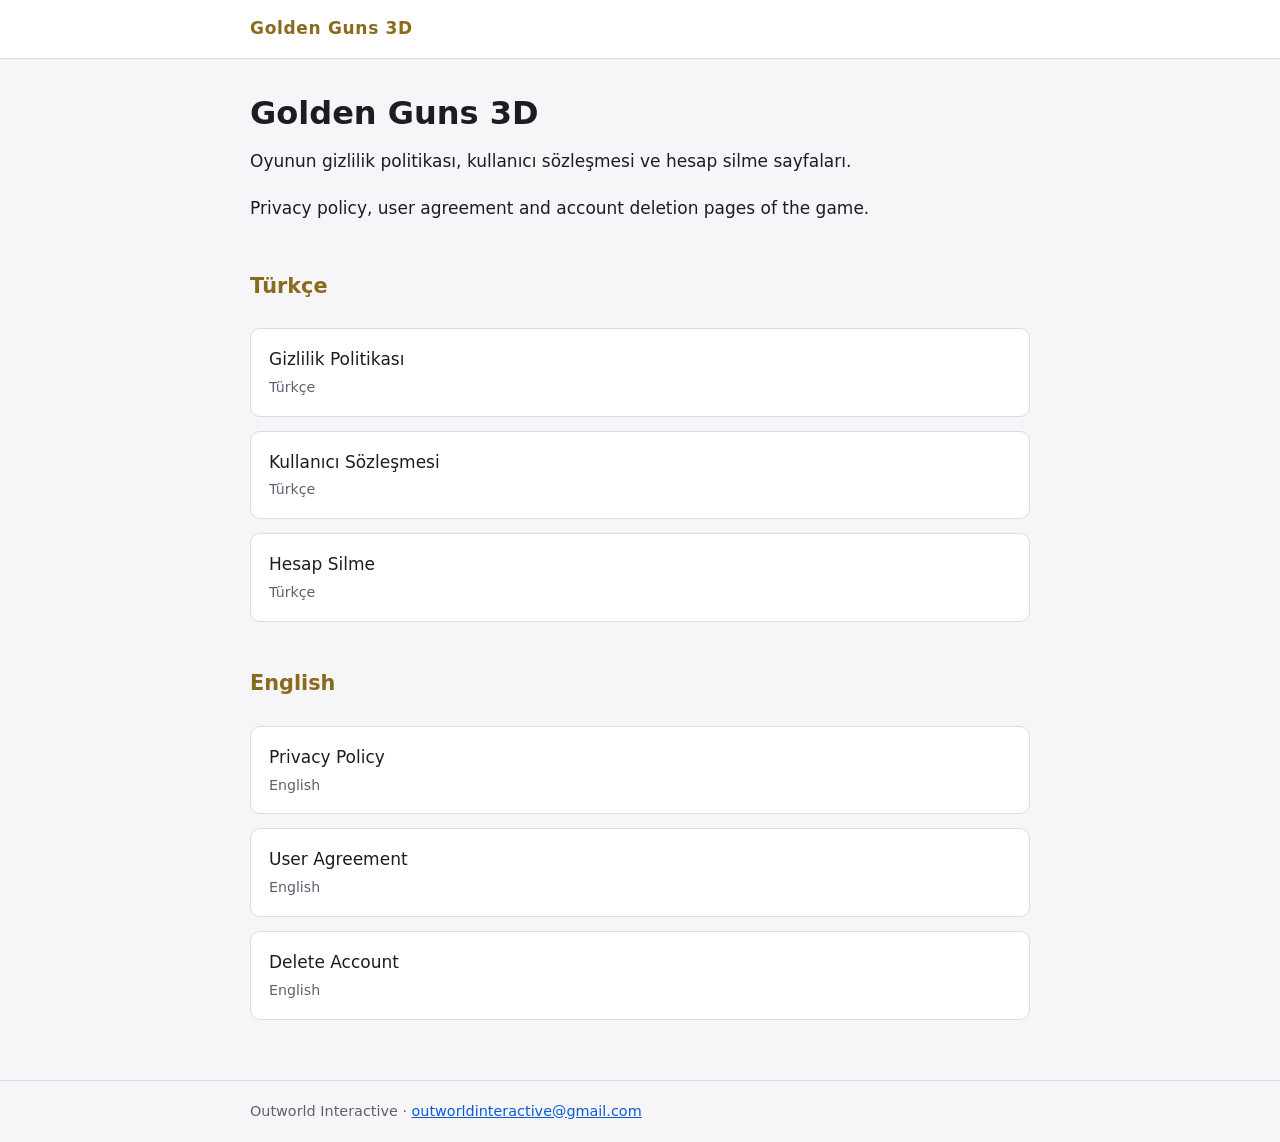
<file: index.html>
<!doctype html>
<html lang="en">
<head>
<meta charset="utf-8">
<meta name="viewport" content="width=device-width, initial-scale=1">
<title>Golden Guns 3D - Legal / Yasal</title>
<link rel="stylesheet" href="style.css">
</head>
<body>
<header><div class="bar"><span class="brand">Golden Guns 3D</span></div></header>
<main>
<h1>Golden Guns 3D</h1>
<p>Oyunun gizlilik politikası, kullanıcı sözleşmesi ve hesap silme sayfaları.</p>
<p>Privacy policy, user agreement and account deletion pages of the game.</p>
<h2>Türkçe</h2><div class="cards"><a class="card" href="tr/gizlilik-politikasi.html">Gizlilik Politikası<small>Türkçe</small></a><a class="card" href="tr/kullanici-sozlesmesi.html">Kullanıcı Sözleşmesi<small>Türkçe</small></a><a class="card" href="tr/hesap-silme.html">Hesap Silme<small>Türkçe</small></a></div>
<h2>English</h2><div class="cards"><a class="card" href="en/privacy-policy.html">Privacy Policy<small>English</small></a><a class="card" href="en/user-agreement.html">User Agreement<small>English</small></a><a class="card" href="en/delete-account.html">Delete Account<small>English</small></a></div>
</main>
<footer><div>Outworld Interactive &middot; <a href="mailto:outworldinteractive@gmail.com">outworldinteractive@gmail.com</a></div></footer>
</body>
</html>
</file>
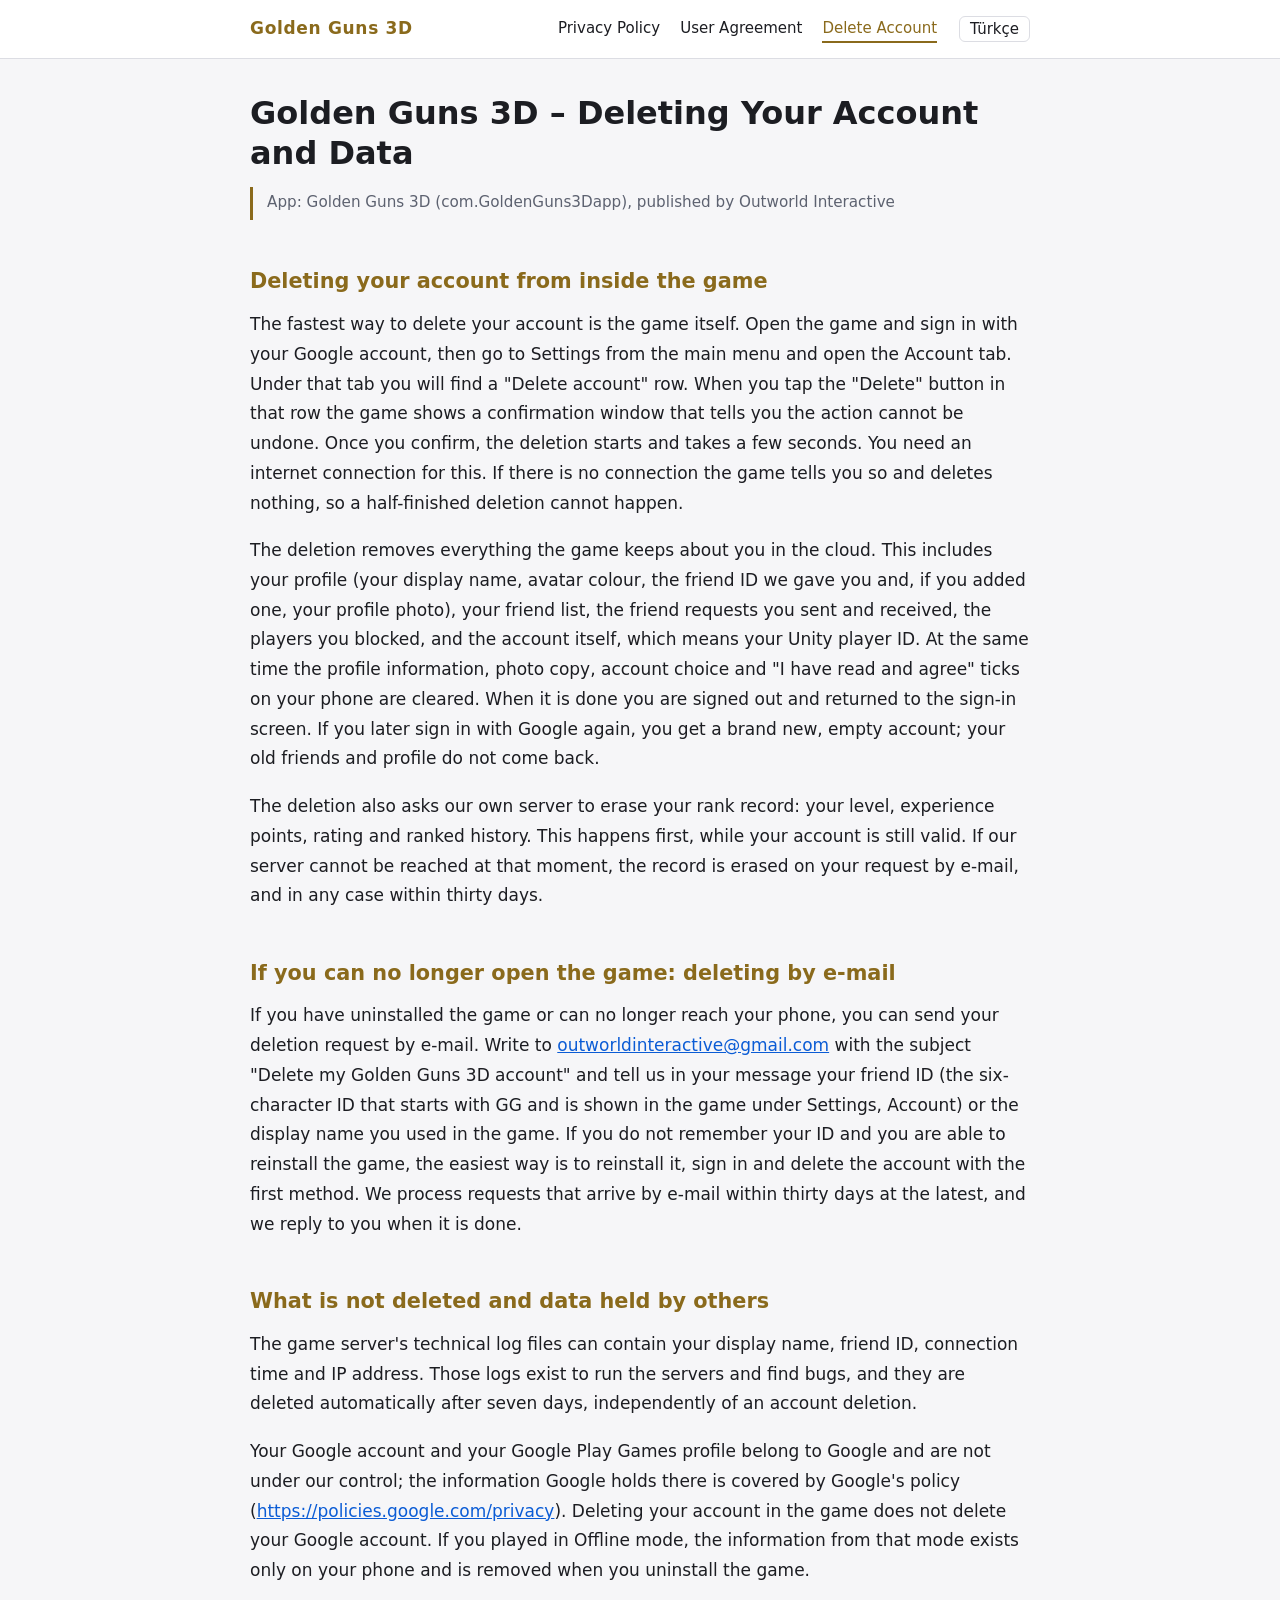
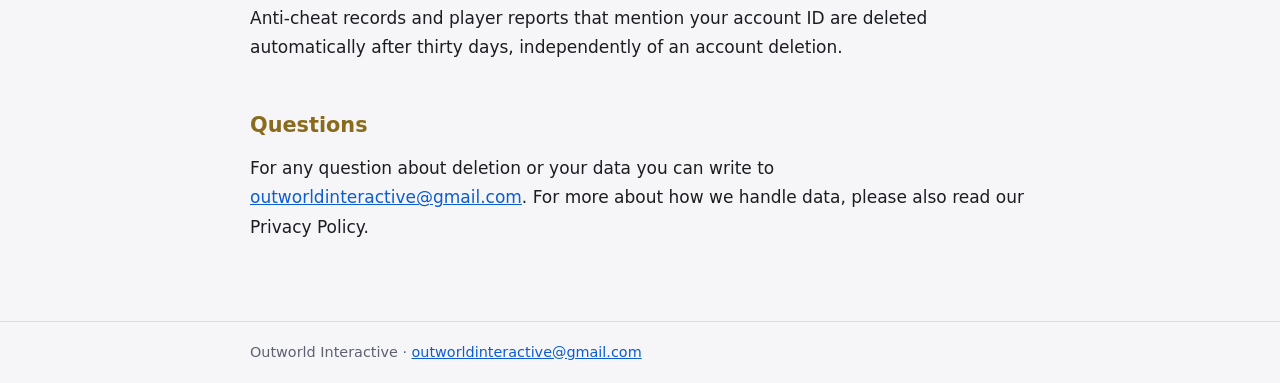
<file: en/delete-account.html>
<!doctype html>
<html lang="en">
<head>
<meta charset="utf-8">
<meta name="viewport" content="width=device-width, initial-scale=1">
<title>Golden Guns 3D – Deleting Your Account and Data</title>
<meta name="description" content="Golden Guns 3D - Delete Account">
<link rel="stylesheet" href="../style.css">
</head>
<body>
<header><div class="bar"><a class="brand" href="../index.html">Golden Guns 3D</a><nav><a href="privacy-policy.html">Privacy Policy</a><a href="user-agreement.html">User Agreement</a><a href="delete-account.html" class="on">Delete Account</a></nav><span class="lang"><a href="../tr/hesap-silme.html">Türkçe</a></span></div></header>
<main>
<h1>Golden Guns 3D – Deleting Your Account and Data</h1>
<div class="meta"><p>App: Golden Guns 3D (com.GoldenGuns3Dapp), published by Outworld Interactive</p></div>
<h2>Deleting your account from inside the game</h2>
<p>The fastest way to delete your account is the game itself. Open the game and sign in with your Google account, then go to Settings from the main menu and open the Account tab. Under that tab you will find a "Delete account" row. When you tap the "Delete" button in that row the game shows a confirmation window that tells you the action cannot be undone. Once you confirm, the deletion starts and takes a few seconds. You need an internet connection for this. If there is no connection the game tells you so and deletes nothing, so a half-finished deletion cannot happen.</p>
<p>The deletion removes everything the game keeps about you in the cloud. This includes your profile (your display name, avatar colour, the friend ID we gave you and, if you added one, your profile photo), your friend list, the friend requests you sent and received, the players you blocked, and the account itself, which means your Unity player ID. At the same time the profile information, photo copy, account choice and "I have read and agree" ticks on your phone are cleared. When it is done you are signed out and returned to the sign-in screen. If you later sign in with Google again, you get a brand new, empty account; your old friends and profile do not come back.</p>
<p>The deletion also asks our own server to erase your rank record: your level, experience points, rating and ranked history. This happens first, while your account is still valid. If our server cannot be reached at that moment, the record is erased on your request by e-mail, and in any case within thirty days.</p>
<h2>If you can no longer open the game: deleting by e-mail</h2>
<p>If you have uninstalled the game or can no longer reach your phone, you can send your deletion request by e-mail. Write to <a href="mailto:outworldinteractive@gmail.com">outworldinteractive@gmail.com</a> with the subject "Delete my Golden Guns 3D account" and tell us in your message your friend ID (the six-character ID that starts with GG and is shown in the game under Settings, Account) or the display name you used in the game. If you do not remember your ID and you are able to reinstall the game, the easiest way is to reinstall it, sign in and delete the account with the first method. We process requests that arrive by e-mail within thirty days at the latest, and we reply to you when it is done.</p>
<h2>What is not deleted and data held by others</h2>
<p>The game server's technical log files can contain your display name, friend ID, connection time and IP address. Those logs exist to run the servers and find bugs, and they are deleted automatically after seven days, independently of an account deletion.</p>
<p>Your Google account and your Google Play Games profile belong to Google and are not under our control; the information Google holds there is covered by Google's policy (<a href="https://policies.google.com/privacy" rel="noopener">https://policies.google.com/privacy</a>). Deleting your account in the game does not delete your Google account. If you played in Offline mode, the information from that mode exists only on your phone and is removed when you uninstall the game.</p>
<p>Anti-cheat records and player reports that mention your account ID are deleted automatically after thirty days, independently of an account deletion.</p>
<h2>Questions</h2>
<p>For any question about deletion or your data you can write to <a href="mailto:outworldinteractive@gmail.com">outworldinteractive@gmail.com</a>. For more about how we handle data, please also read our Privacy Policy.</p>
</main>
<footer><div>Outworld Interactive &middot; <a href="mailto:outworldinteractive@gmail.com">outworldinteractive@gmail.com</a></div></footer>
</body>
</html>
</file>
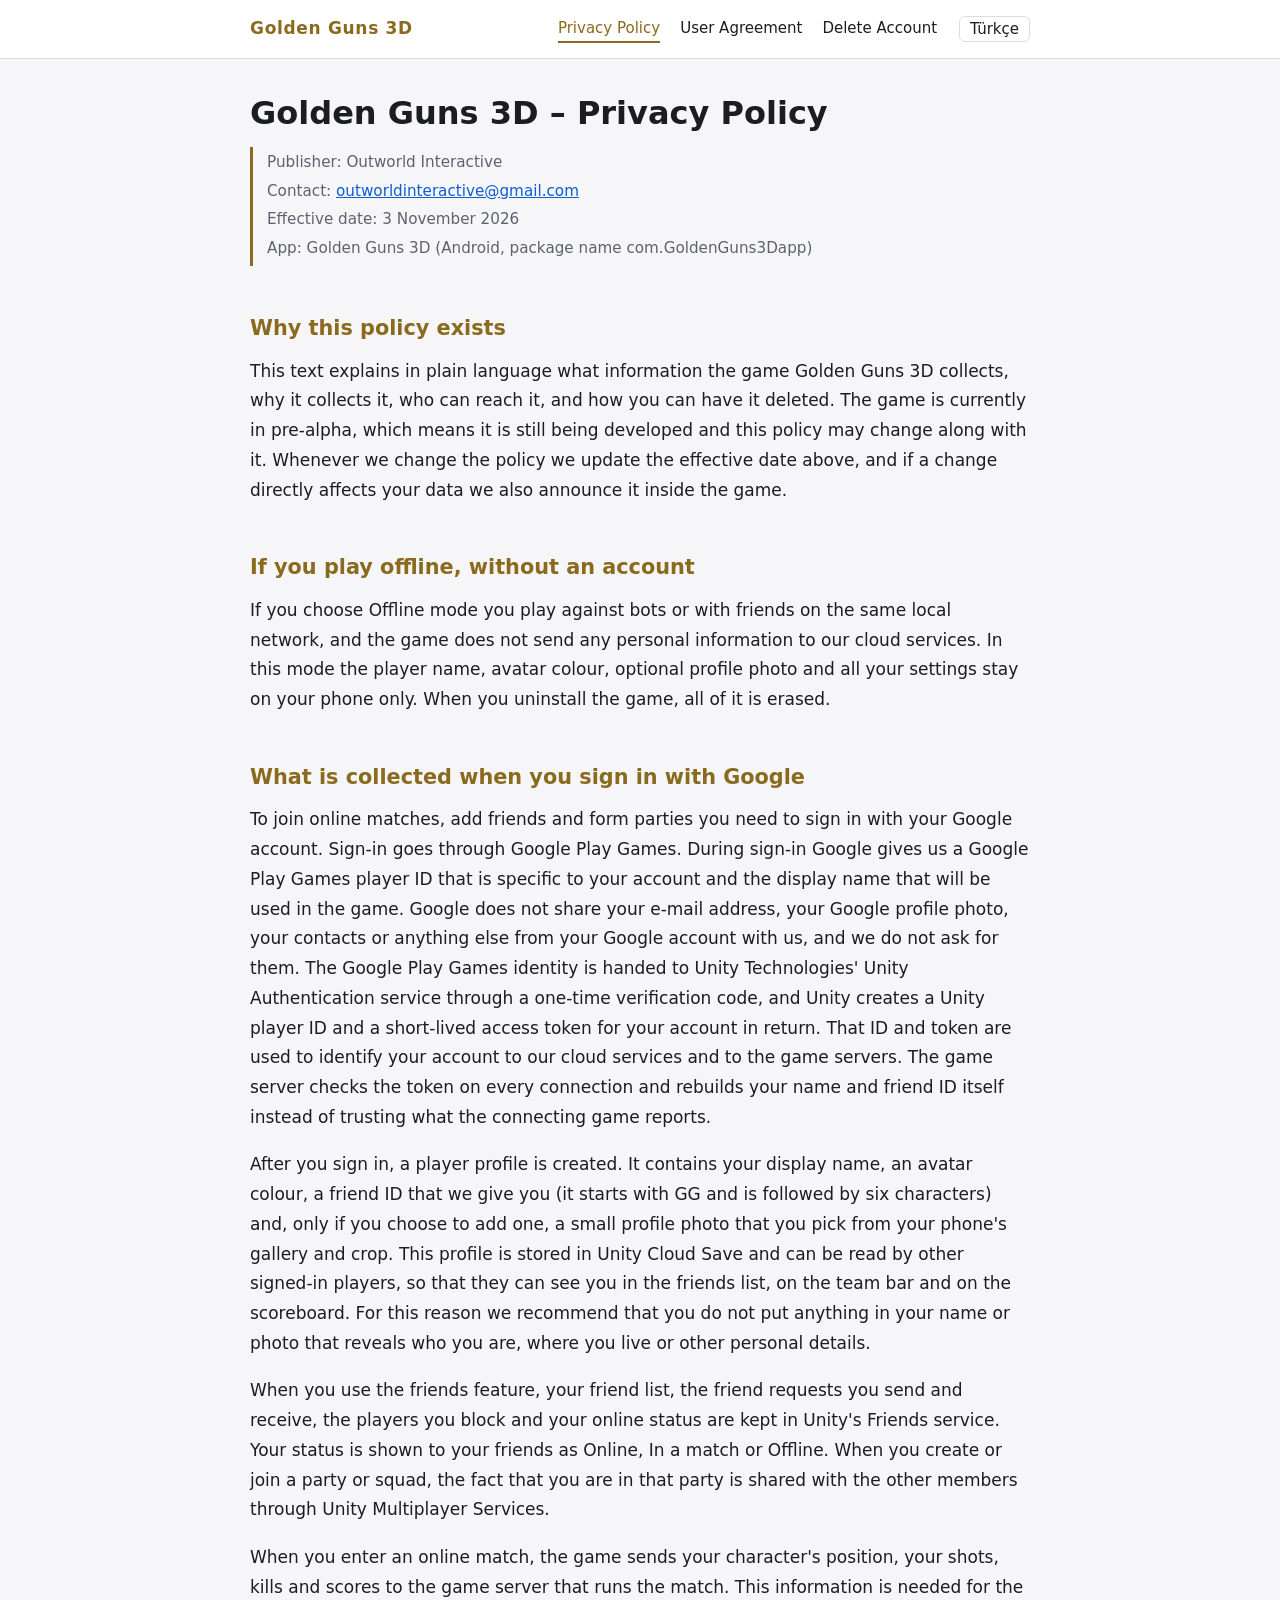
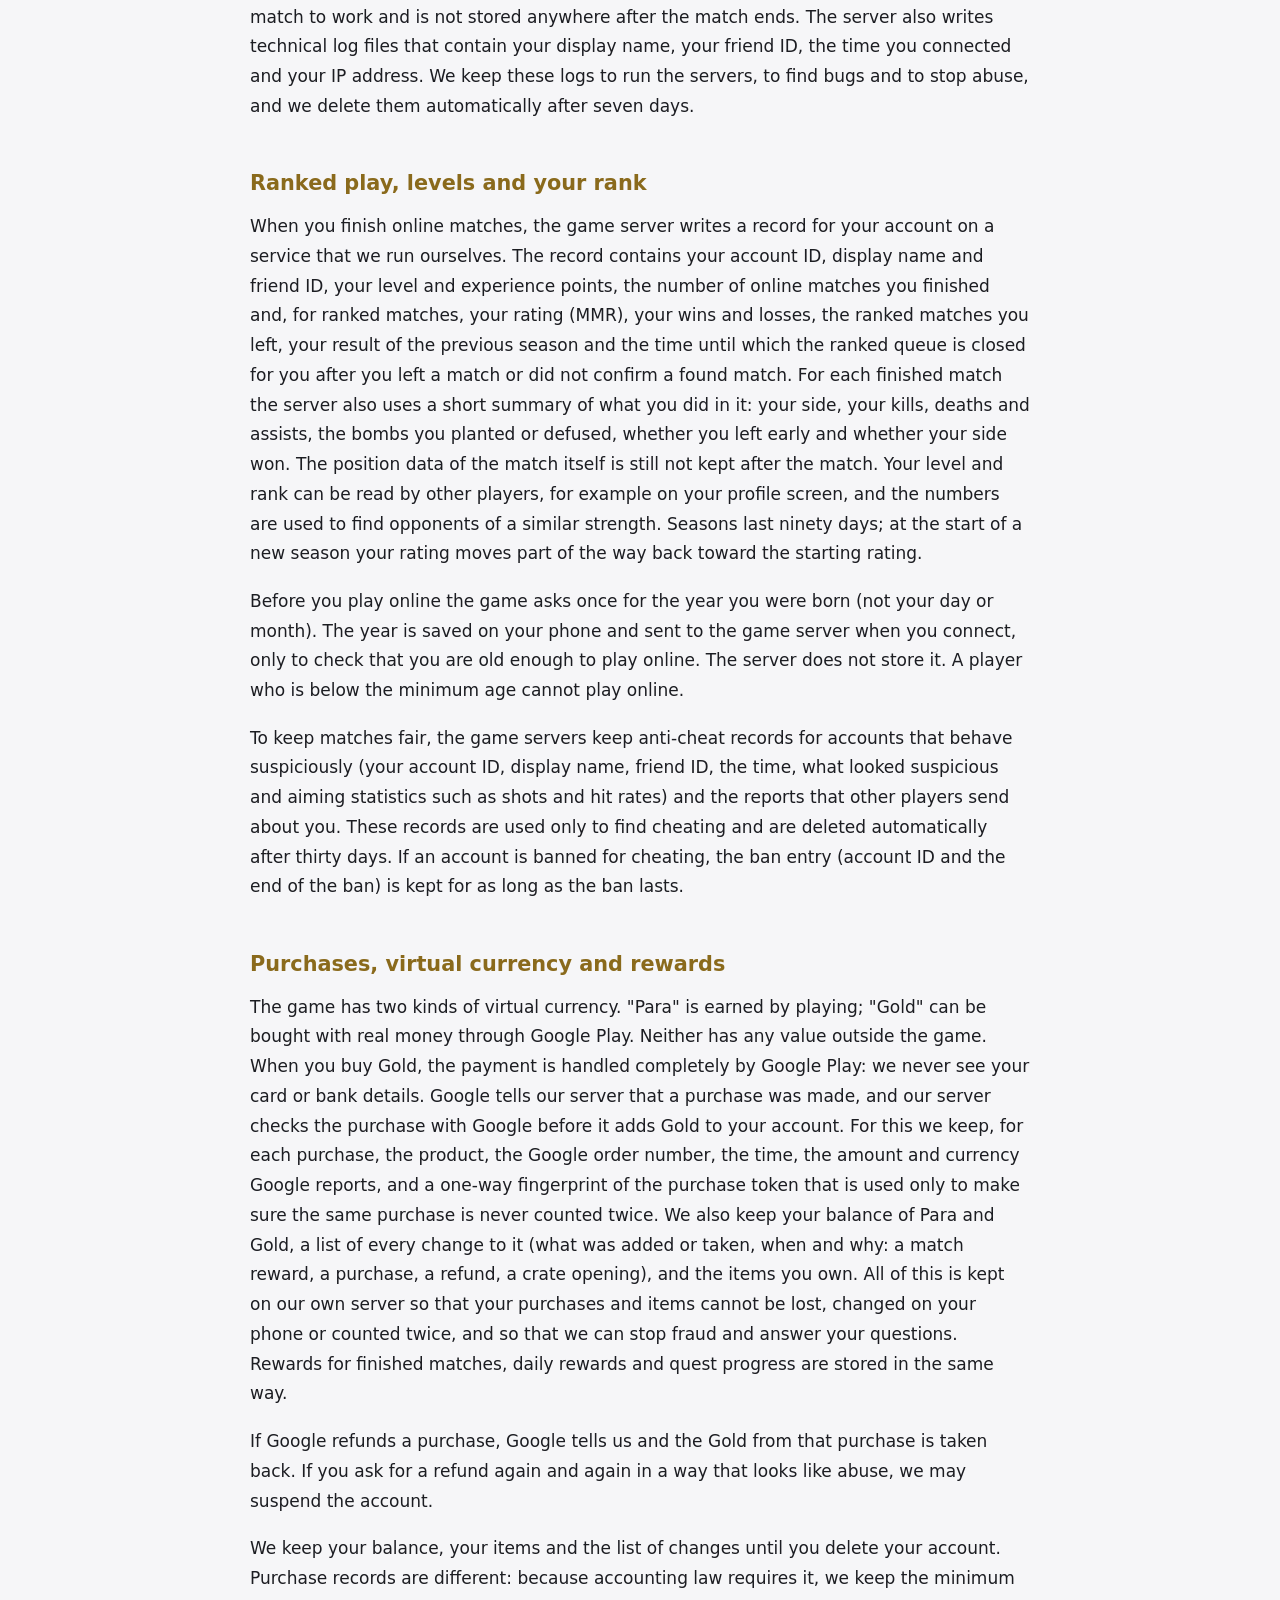
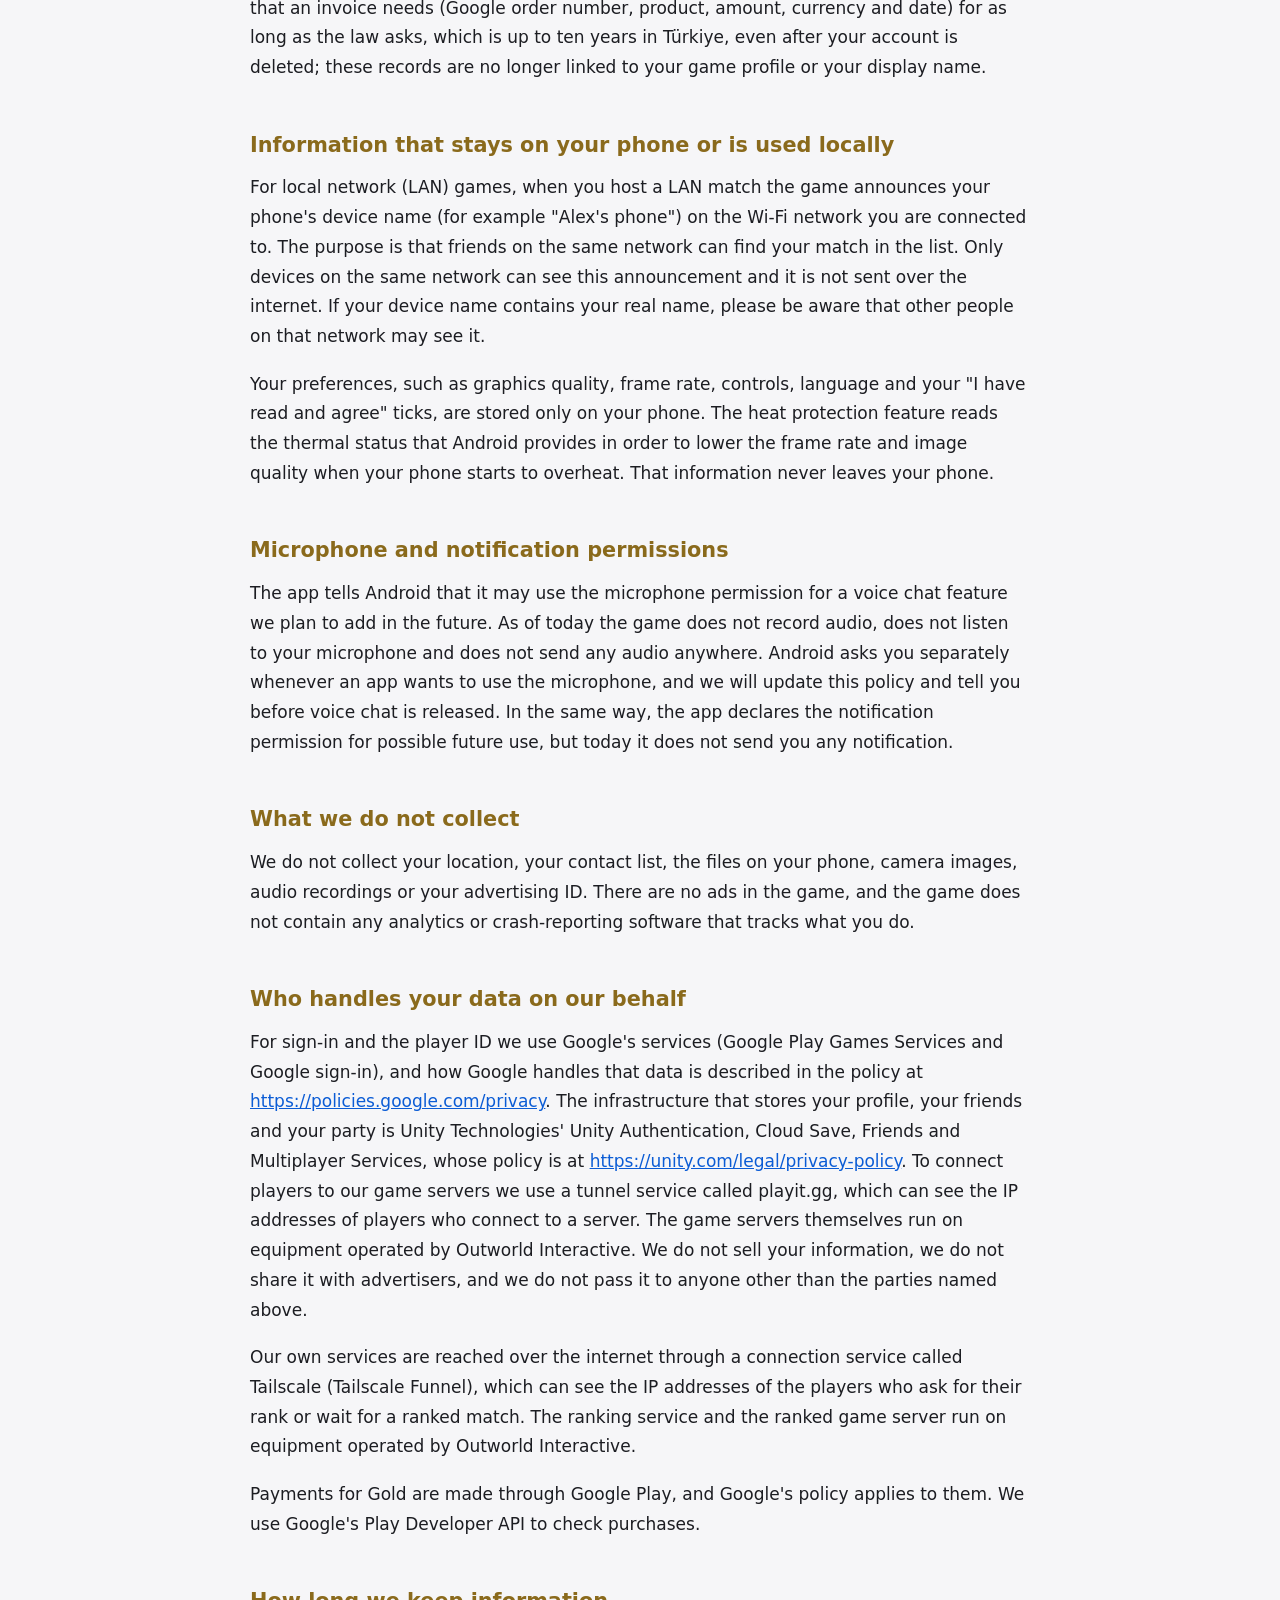
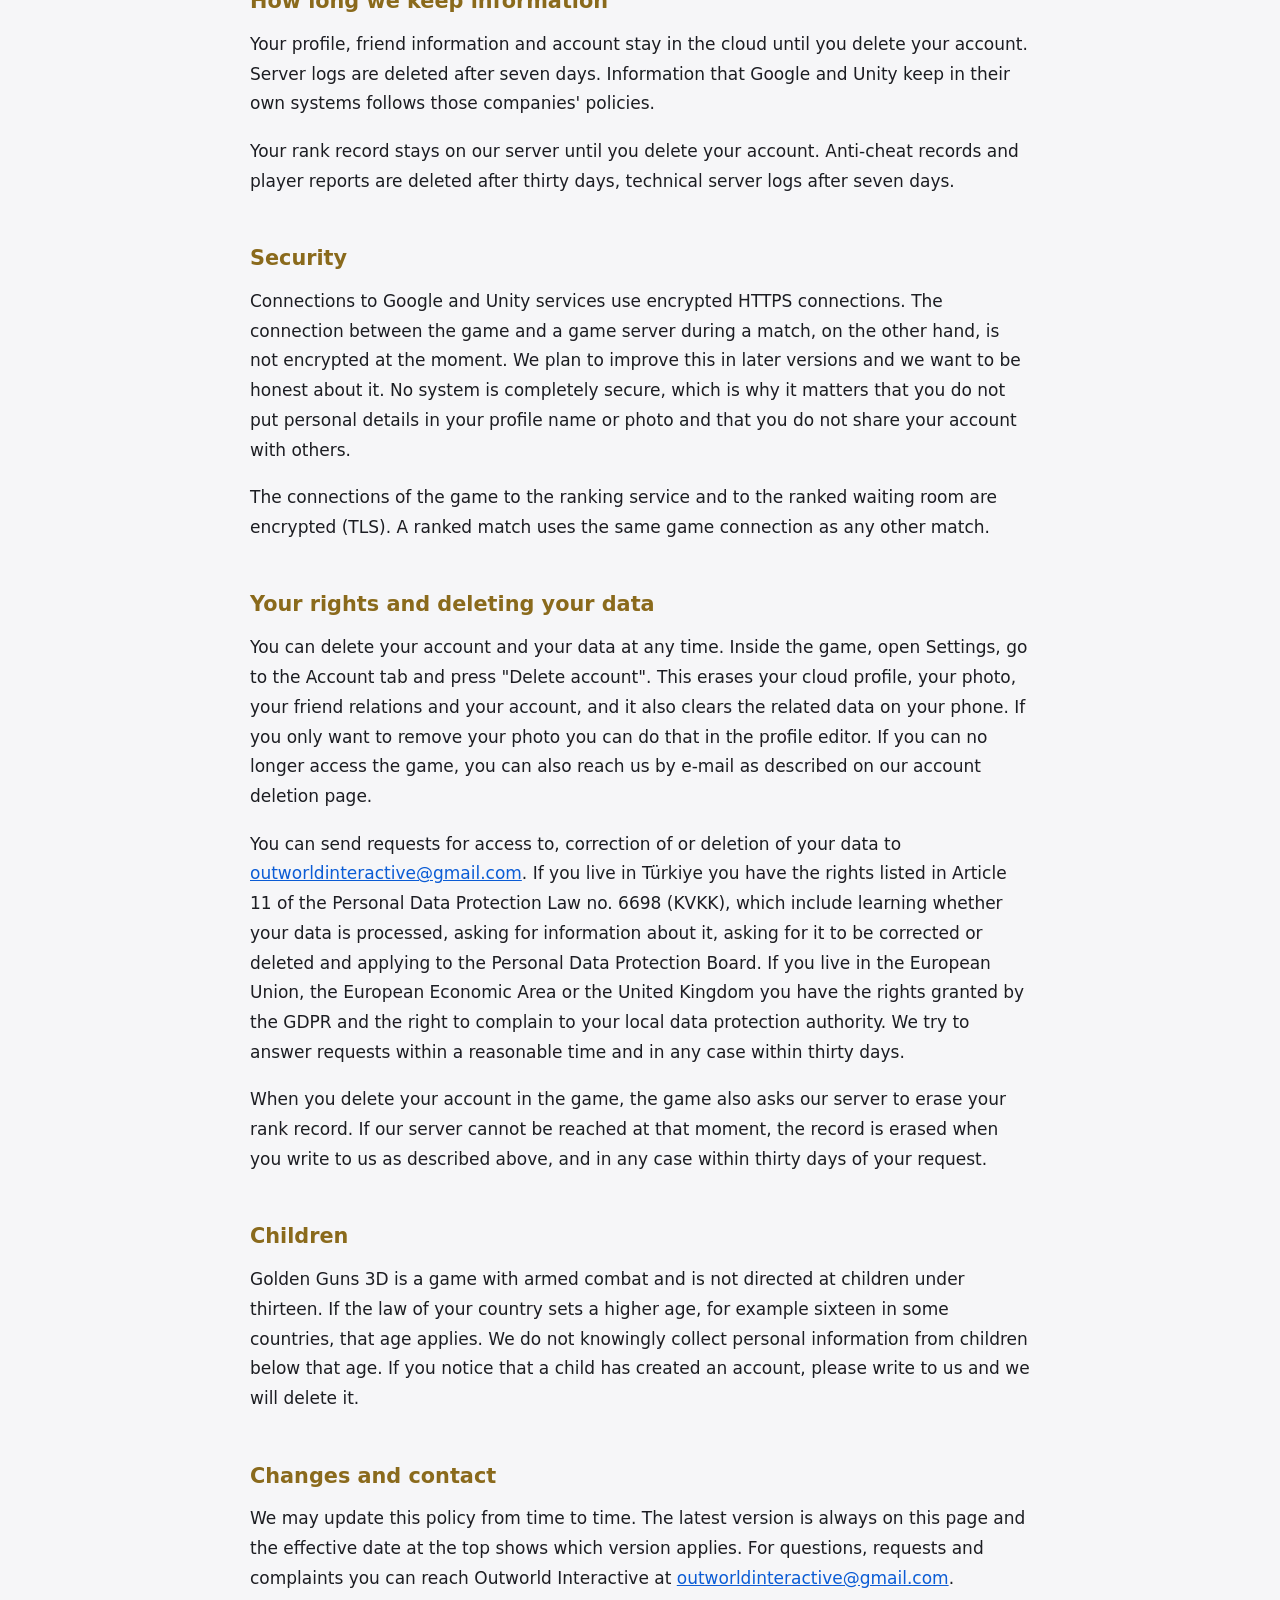
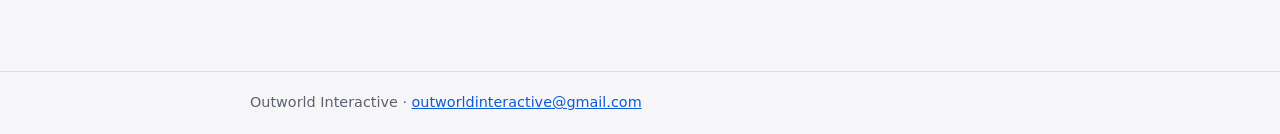
<file: en/privacy-policy.html>
<!doctype html>
<html lang="en">
<head>
<meta charset="utf-8">
<meta name="viewport" content="width=device-width, initial-scale=1">
<title>Golden Guns 3D – Privacy Policy</title>
<meta name="description" content="Golden Guns 3D - Privacy Policy">
<link rel="stylesheet" href="../style.css">
</head>
<body>
<header><div class="bar"><a class="brand" href="../index.html">Golden Guns 3D</a><nav><a href="privacy-policy.html" class="on">Privacy Policy</a><a href="user-agreement.html">User Agreement</a><a href="delete-account.html">Delete Account</a></nav><span class="lang"><a href="../tr/gizlilik-politikasi.html">Türkçe</a></span></div></header>
<main>
<h1>Golden Guns 3D – Privacy Policy</h1>
<div class="meta"><p>Publisher: Outworld Interactive</p><p>Contact: <a href="mailto:outworldinteractive@gmail.com">outworldinteractive@gmail.com</a></p><p>Effective date: 3 November 2026</p><p>App: Golden Guns 3D (Android, package name com.GoldenGuns3Dapp)</p></div>
<h2>Why this policy exists</h2>
<p>This text explains in plain language what information the game Golden Guns 3D collects, why it collects it, who can reach it, and how you can have it deleted. The game is currently in pre-alpha, which means it is still being developed and this policy may change along with it. Whenever we change the policy we update the effective date above, and if a change directly affects your data we also announce it inside the game.</p>
<h2>If you play offline, without an account</h2>
<p>If you choose Offline mode you play against bots or with friends on the same local network, and the game does not send any personal information to our cloud services. In this mode the player name, avatar colour, optional profile photo and all your settings stay on your phone only. When you uninstall the game, all of it is erased.</p>
<h2>What is collected when you sign in with Google</h2>
<p>To join online matches, add friends and form parties you need to sign in with your Google account. Sign-in goes through Google Play Games. During sign-in Google gives us a Google Play Games player ID that is specific to your account and the display name that will be used in the game. Google does not share your e-mail address, your Google profile photo, your contacts or anything else from your Google account with us, and we do not ask for them. The Google Play Games identity is handed to Unity Technologies' Unity Authentication service through a one-time verification code, and Unity creates a Unity player ID and a short-lived access token for your account in return. That ID and token are used to identify your account to our cloud services and to the game servers. The game server checks the token on every connection and rebuilds your name and friend ID itself instead of trusting what the connecting game reports.</p>
<p>After you sign in, a player profile is created. It contains your display name, an avatar colour, a friend ID that we give you (it starts with GG and is followed by six characters) and, only if you choose to add one, a small profile photo that you pick from your phone's gallery and crop. This profile is stored in Unity Cloud Save and can be read by other signed-in players, so that they can see you in the friends list, on the team bar and on the scoreboard. For this reason we recommend that you do not put anything in your name or photo that reveals who you are, where you live or other personal details.</p>
<p>When you use the friends feature, your friend list, the friend requests you send and receive, the players you block and your online status are kept in Unity's Friends service. Your status is shown to your friends as Online, In a match or Offline. When you create or join a party or squad, the fact that you are in that party is shared with the other members through Unity Multiplayer Services.</p>
<p>When you enter an online match, the game sends your character's position, your shots, kills and scores to the game server that runs the match. This information is needed for the match to work and is not stored anywhere after the match ends. The server also writes technical log files that contain your display name, your friend ID, the time you connected and your IP address. We keep these logs to run the servers, to find bugs and to stop abuse, and we delete them automatically after seven days.</p>
<h2>Ranked play, levels and your rank</h2>
<p>When you finish online matches, the game server writes a record for your account on a service that we run ourselves. The record contains your account ID, display name and friend ID, your level and experience points, the number of online matches you finished and, for ranked matches, your rating (MMR), your wins and losses, the ranked matches you left, your result of the previous season and the time until which the ranked queue is closed for you after you left a match or did not confirm a found match. For each finished match the server also uses a short summary of what you did in it: your side, your kills, deaths and assists, the bombs you planted or defused, whether you left early and whether your side won. The position data of the match itself is still not kept after the match. Your level and rank can be read by other players, for example on your profile screen, and the numbers are used to find opponents of a similar strength. Seasons last ninety days; at the start of a new season your rating moves part of the way back toward the starting rating.</p>
<p>Before you play online the game asks once for the year you were born (not your day or month). The year is saved on your phone and sent to the game server when you connect, only to check that you are old enough to play online. The server does not store it. A player who is below the minimum age cannot play online.</p>
<p>To keep matches fair, the game servers keep anti-cheat records for accounts that behave suspiciously (your account ID, display name, friend ID, the time, what looked suspicious and aiming statistics such as shots and hit rates) and the reports that other players send about you. These records are used only to find cheating and are deleted automatically after thirty days. If an account is banned for cheating, the ban entry (account ID and the end of the ban) is kept for as long as the ban lasts.</p>
<h2>Purchases, virtual currency and rewards</h2>
<p>The game has two kinds of virtual currency. "Para" is earned by playing; "Gold" can be bought with real money through Google Play. Neither has any value outside the game. When you buy Gold, the payment is handled completely by Google Play: we never see your card or bank details. Google tells our server that a purchase was made, and our server checks the purchase with Google before it adds Gold to your account. For this we keep, for each purchase, the product, the Google order number, the time, the amount and currency Google reports, and a one-way fingerprint of the purchase token that is used only to make sure the same purchase is never counted twice. We also keep your balance of Para and Gold, a list of every change to it (what was added or taken, when and why: a match reward, a purchase, a refund, a crate opening), and the items you own. All of this is kept on our own server so that your purchases and items cannot be lost, changed on your phone or counted twice, and so that we can stop fraud and answer your questions. Rewards for finished matches, daily rewards and quest progress are stored in the same way.</p>
<p>If Google refunds a purchase, Google tells us and the Gold from that purchase is taken back. If you ask for a refund again and again in a way that looks like abuse, we may suspend the account.</p>
<p>We keep your balance, your items and the list of changes until you delete your account. Purchase records are different: because accounting law requires it, we keep the minimum that an invoice needs (Google order number, product, amount, currency and date) for as long as the law asks, which is up to ten years in Türkiye, even after your account is deleted; these records are no longer linked to your game profile or your display name.</p>
<h2>Information that stays on your phone or is used locally</h2>
<p>For local network (LAN) games, when you host a LAN match the game announces your phone's device name (for example "Alex's phone") on the Wi-Fi network you are connected to. The purpose is that friends on the same network can find your match in the list. Only devices on the same network can see this announcement and it is not sent over the internet. If your device name contains your real name, please be aware that other people on that network may see it.</p>
<p>Your preferences, such as graphics quality, frame rate, controls, language and your "I have read and agree" ticks, are stored only on your phone. The heat protection feature reads the thermal status that Android provides in order to lower the frame rate and image quality when your phone starts to overheat. That information never leaves your phone.</p>
<h2>Microphone and notification permissions</h2>
<p>The app tells Android that it may use the microphone permission for a voice chat feature we plan to add in the future. As of today the game does not record audio, does not listen to your microphone and does not send any audio anywhere. Android asks you separately whenever an app wants to use the microphone, and we will update this policy and tell you before voice chat is released. In the same way, the app declares the notification permission for possible future use, but today it does not send you any notification.</p>
<h2>What we do not collect</h2>
<p>We do not collect your location, your contact list, the files on your phone, camera images, audio recordings or your advertising ID. There are no ads in the game, and the game does not contain any analytics or crash-reporting software that tracks what you do.</p>
<h2>Who handles your data on our behalf</h2>
<p>For sign-in and the player ID we use Google's services (Google Play Games Services and Google sign-in), and how Google handles that data is described in the policy at <a href="https://policies.google.com/privacy" rel="noopener">https://policies.google.com/privacy</a>. The infrastructure that stores your profile, your friends and your party is Unity Technologies' Unity Authentication, Cloud Save, Friends and Multiplayer Services, whose policy is at <a href="https://unity.com/legal/privacy-policy" rel="noopener">https://unity.com/legal/privacy-policy</a>. To connect players to our game servers we use a tunnel service called playit.gg, which can see the IP addresses of players who connect to a server. The game servers themselves run on equipment operated by Outworld Interactive. We do not sell your information, we do not share it with advertisers, and we do not pass it to anyone other than the parties named above.</p>
<p>Our own services are reached over the internet through a connection service called Tailscale (Tailscale Funnel), which can see the IP addresses of the players who ask for their rank or wait for a ranked match. The ranking service and the ranked game server run on equipment operated by Outworld Interactive.</p>
<p>Payments for Gold are made through Google Play, and Google's policy applies to them. We use Google's Play Developer API to check purchases.</p>
<h2>How long we keep information</h2>
<p>Your profile, friend information and account stay in the cloud until you delete your account. Server logs are deleted after seven days. Information that Google and Unity keep in their own systems follows those companies' policies.</p>
<p>Your rank record stays on our server until you delete your account. Anti-cheat records and player reports are deleted after thirty days, technical server logs after seven days.</p>
<h2>Security</h2>
<p>Connections to Google and Unity services use encrypted HTTPS connections. The connection between the game and a game server during a match, on the other hand, is not encrypted at the moment. We plan to improve this in later versions and we want to be honest about it. No system is completely secure, which is why it matters that you do not put personal details in your profile name or photo and that you do not share your account with others.</p>
<p>The connections of the game to the ranking service and to the ranked waiting room are encrypted (TLS). A ranked match uses the same game connection as any other match.</p>
<h2>Your rights and deleting your data</h2>
<p>You can delete your account and your data at any time. Inside the game, open Settings, go to the Account tab and press "Delete account". This erases your cloud profile, your photo, your friend relations and your account, and it also clears the related data on your phone. If you only want to remove your photo you can do that in the profile editor. If you can no longer access the game, you can also reach us by e-mail as described on our account deletion page.</p>
<p>You can send requests for access to, correction of or deletion of your data to <a href="mailto:outworldinteractive@gmail.com">outworldinteractive@gmail.com</a>. If you live in Türkiye you have the rights listed in Article 11 of the Personal Data Protection Law no. 6698 (KVKK), which include learning whether your data is processed, asking for information about it, asking for it to be corrected or deleted and applying to the Personal Data Protection Board. If you live in the European Union, the European Economic Area or the United Kingdom you have the rights granted by the GDPR and the right to complain to your local data protection authority. We try to answer requests within a reasonable time and in any case within thirty days.</p>
<p>When you delete your account in the game, the game also asks our server to erase your rank record. If our server cannot be reached at that moment, the record is erased when you write to us as described above, and in any case within thirty days of your request.</p>
<h2>Children</h2>
<p>Golden Guns 3D is a game with armed combat and is not directed at children under thirteen. If the law of your country sets a higher age, for example sixteen in some countries, that age applies. We do not knowingly collect personal information from children below that age. If you notice that a child has created an account, please write to us and we will delete it.</p>
<h2>Changes and contact</h2>
<p>We may update this policy from time to time. The latest version is always on this page and the effective date at the top shows which version applies. For questions, requests and complaints you can reach Outworld Interactive at <a href="mailto:outworldinteractive@gmail.com">outworldinteractive@gmail.com</a>.</p>
</main>
<footer><div>Outworld Interactive &middot; <a href="mailto:outworldinteractive@gmail.com">outworldinteractive@gmail.com</a></div></footer>
</body>
</html>
</file>
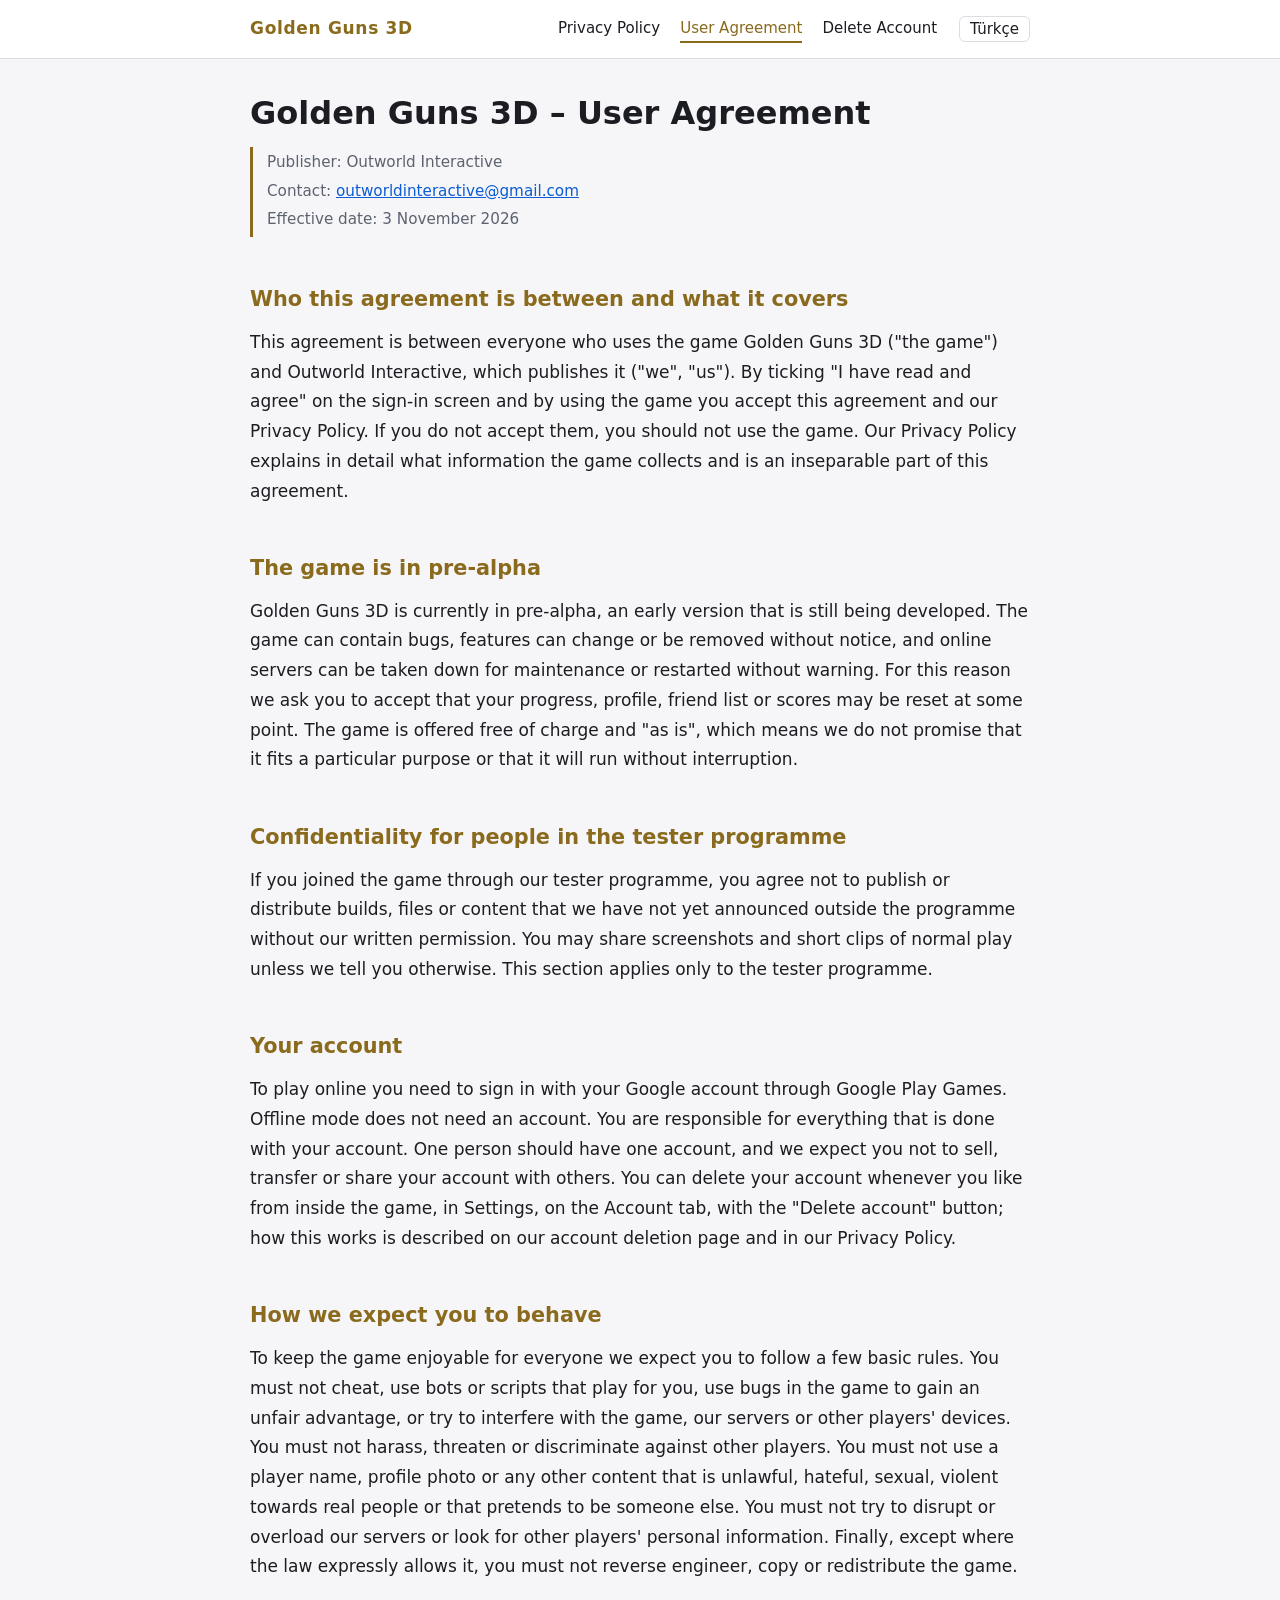
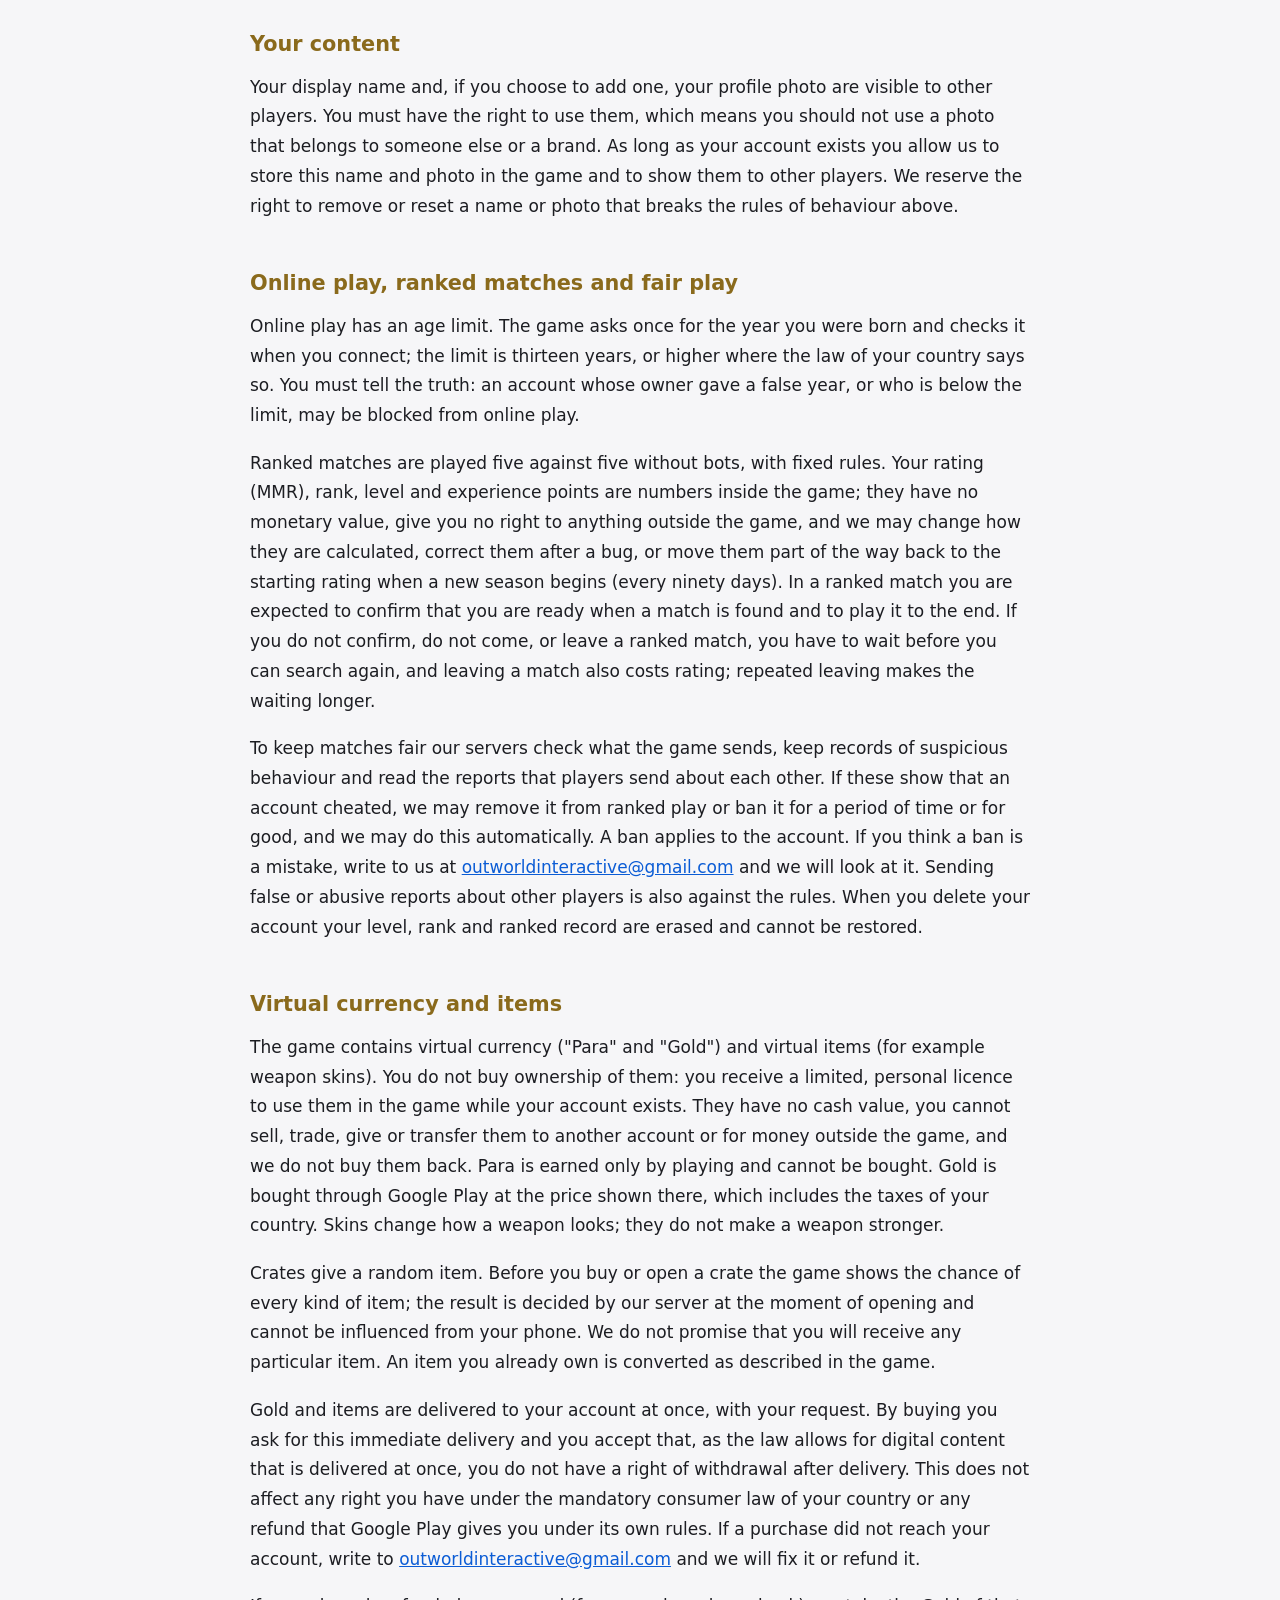
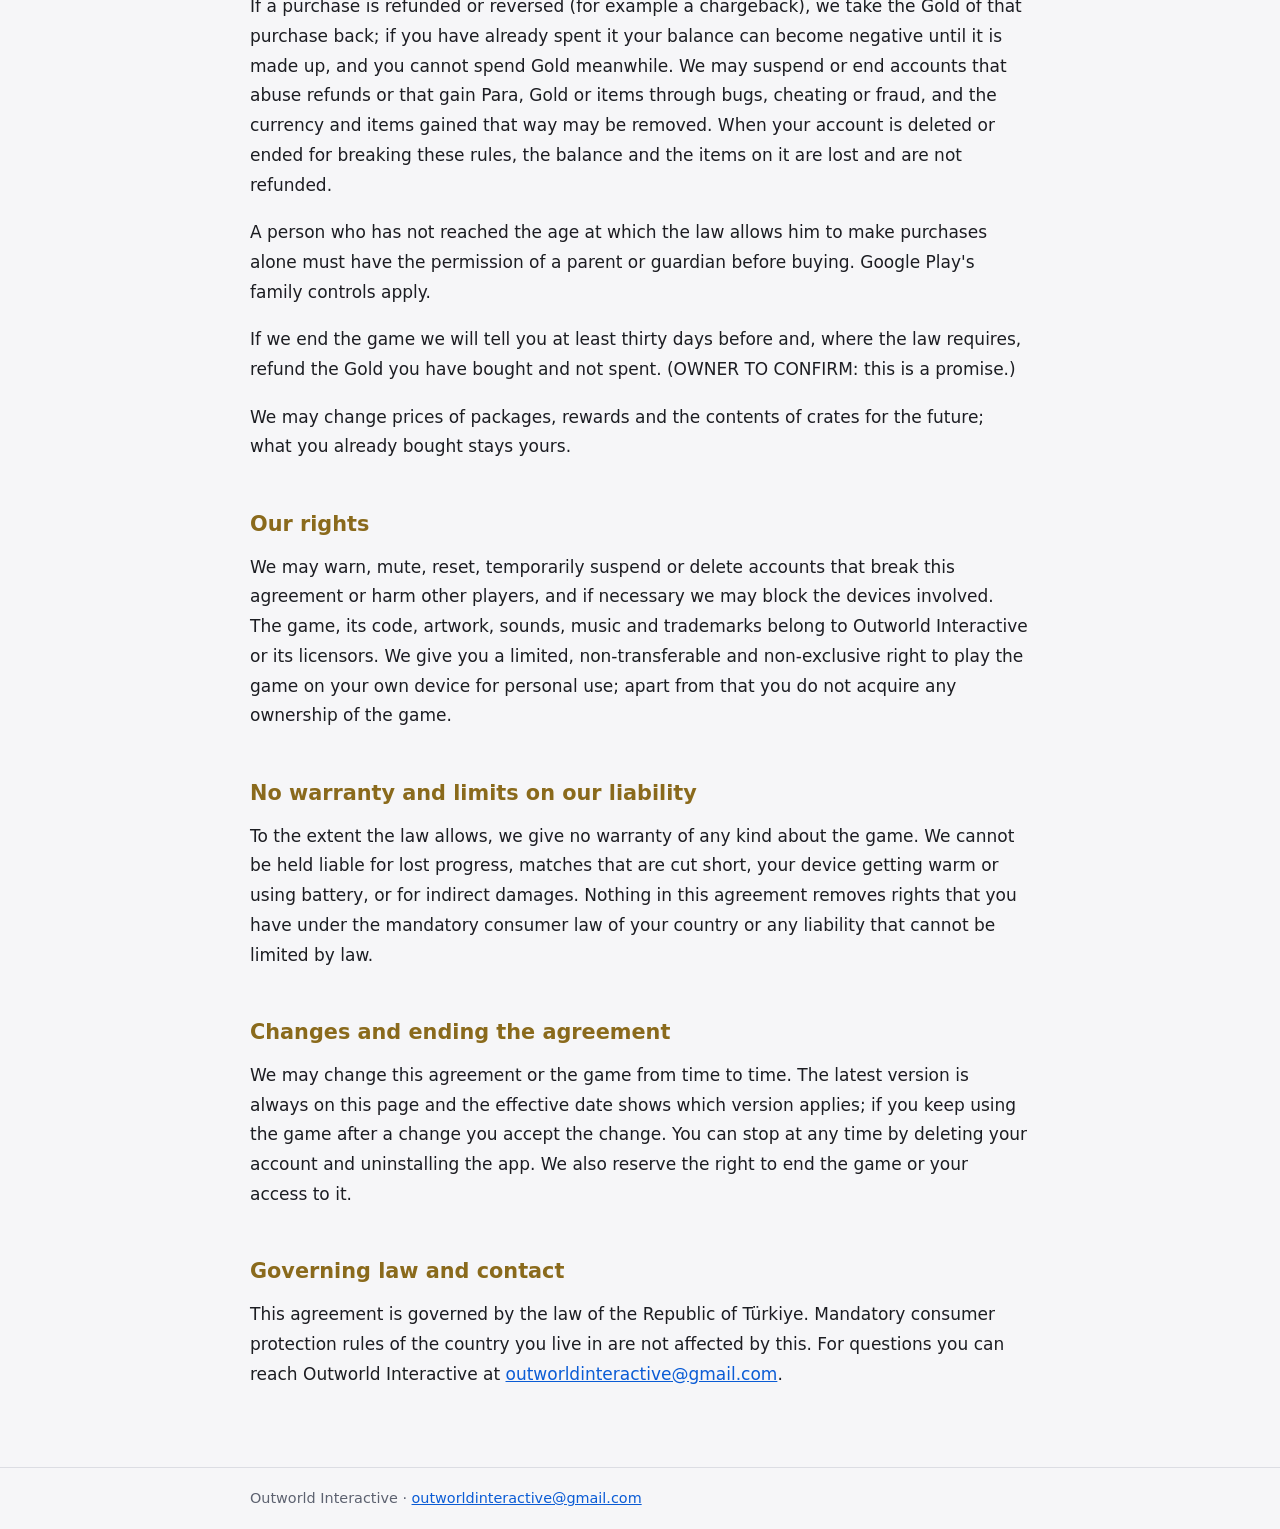
<file: en/user-agreement.html>
<!doctype html>
<html lang="en">
<head>
<meta charset="utf-8">
<meta name="viewport" content="width=device-width, initial-scale=1">
<title>Golden Guns 3D – User Agreement</title>
<meta name="description" content="Golden Guns 3D - User Agreement">
<link rel="stylesheet" href="../style.css">
</head>
<body>
<header><div class="bar"><a class="brand" href="../index.html">Golden Guns 3D</a><nav><a href="privacy-policy.html">Privacy Policy</a><a href="user-agreement.html" class="on">User Agreement</a><a href="delete-account.html">Delete Account</a></nav><span class="lang"><a href="../tr/kullanici-sozlesmesi.html">Türkçe</a></span></div></header>
<main>
<h1>Golden Guns 3D – User Agreement</h1>
<div class="meta"><p>Publisher: Outworld Interactive</p><p>Contact: <a href="mailto:outworldinteractive@gmail.com">outworldinteractive@gmail.com</a></p><p>Effective date: 3 November 2026</p></div>
<h2>Who this agreement is between and what it covers</h2>
<p>This agreement is between everyone who uses the game Golden Guns 3D ("the game") and Outworld Interactive, which publishes it ("we", "us"). By ticking "I have read and agree" on the sign-in screen and by using the game you accept this agreement and our Privacy Policy. If you do not accept them, you should not use the game. Our Privacy Policy explains in detail what information the game collects and is an inseparable part of this agreement.</p>
<h2>The game is in pre-alpha</h2>
<p>Golden Guns 3D is currently in pre-alpha, an early version that is still being developed. The game can contain bugs, features can change or be removed without notice, and online servers can be taken down for maintenance or restarted without warning. For this reason we ask you to accept that your progress, profile, friend list or scores may be reset at some point. The game is offered free of charge and "as is", which means we do not promise that it fits a particular purpose or that it will run without interruption.</p>
<h2>Confidentiality for people in the tester programme</h2>
<p>If you joined the game through our tester programme, you agree not to publish or distribute builds, files or content that we have not yet announced outside the programme without our written permission. You may share screenshots and short clips of normal play unless we tell you otherwise. This section applies only to the tester programme.</p>
<h2>Your account</h2>
<p>To play online you need to sign in with your Google account through Google Play Games. Offline mode does not need an account. You are responsible for everything that is done with your account. One person should have one account, and we expect you not to sell, transfer or share your account with others. You can delete your account whenever you like from inside the game, in Settings, on the Account tab, with the "Delete account" button; how this works is described on our account deletion page and in our Privacy Policy.</p>
<h2>How we expect you to behave</h2>
<p>To keep the game enjoyable for everyone we expect you to follow a few basic rules. You must not cheat, use bots or scripts that play for you, use bugs in the game to gain an unfair advantage, or try to interfere with the game, our servers or other players' devices. You must not harass, threaten or discriminate against other players. You must not use a player name, profile photo or any other content that is unlawful, hateful, sexual, violent towards real people or that pretends to be someone else. You must not try to disrupt or overload our servers or look for other players' personal information. Finally, except where the law expressly allows it, you must not reverse engineer, copy or redistribute the game.</p>
<h2>Your content</h2>
<p>Your display name and, if you choose to add one, your profile photo are visible to other players. You must have the right to use them, which means you should not use a photo that belongs to someone else or a brand. As long as your account exists you allow us to store this name and photo in the game and to show them to other players. We reserve the right to remove or reset a name or photo that breaks the rules of behaviour above.</p>
<h2>Online play, ranked matches and fair play</h2>
<p>Online play has an age limit. The game asks once for the year you were born and checks it when you connect; the limit is thirteen years, or higher where the law of your country says so. You must tell the truth: an account whose owner gave a false year, or who is below the limit, may be blocked from online play.</p>
<p>Ranked matches are played five against five without bots, with fixed rules. Your rating (MMR), rank, level and experience points are numbers inside the game; they have no monetary value, give you no right to anything outside the game, and we may change how they are calculated, correct them after a bug, or move them part of the way back to the starting rating when a new season begins (every ninety days). In a ranked match you are expected to confirm that you are ready when a match is found and to play it to the end. If you do not confirm, do not come, or leave a ranked match, you have to wait before you can search again, and leaving a match also costs rating; repeated leaving makes the waiting longer.</p>
<p>To keep matches fair our servers check what the game sends, keep records of suspicious behaviour and read the reports that players send about each other. If these show that an account cheated, we may remove it from ranked play or ban it for a period of time or for good, and we may do this automatically. A ban applies to the account. If you think a ban is a mistake, write to us at <a href="mailto:outworldinteractive@gmail.com">outworldinteractive@gmail.com</a> and we will look at it. Sending false or abusive reports about other players is also against the rules. When you delete your account your level, rank and ranked record are erased and cannot be restored.</p>
<h2>Virtual currency and items</h2>
<p>The game contains virtual currency ("Para" and "Gold") and virtual items (for example weapon skins). You do not buy ownership of them: you receive a limited, personal licence to use them in the game while your account exists. They have no cash value, you cannot sell, trade, give or transfer them to another account or for money outside the game, and we do not buy them back. Para is earned only by playing and cannot be bought. Gold is bought through Google Play at the price shown there, which includes the taxes of your country. Skins change how a weapon looks; they do not make a weapon stronger.</p>
<p>Crates give a random item. Before you buy or open a crate the game shows the chance of every kind of item; the result is decided by our server at the moment of opening and cannot be influenced from your phone. We do not promise that you will receive any particular item. An item you already own is converted as described in the game.</p>
<p>Gold and items are delivered to your account at once, with your request. By buying you ask for this immediate delivery and you accept that, as the law allows for digital content that is delivered at once, you do not have a right of withdrawal after delivery. This does not affect any right you have under the mandatory consumer law of your country or any refund that Google Play gives you under its own rules. If a purchase did not reach your account, write to <a href="mailto:outworldinteractive@gmail.com">outworldinteractive@gmail.com</a> and we will fix it or refund it.</p>
<p>If a purchase is refunded or reversed (for example a chargeback), we take the Gold of that purchase back; if you have already spent it your balance can become negative until it is made up, and you cannot spend Gold meanwhile. We may suspend or end accounts that abuse refunds or that gain Para, Gold or items through bugs, cheating or fraud, and the currency and items gained that way may be removed. When your account is deleted or ended for breaking these rules, the balance and the items on it are lost and are not refunded.</p>
<p>A person who has not reached the age at which the law allows him to make purchases alone must have the permission of a parent or guardian before buying. Google Play's family controls apply.</p>
<p>If we end the game we will tell you at least thirty days before and, where the law requires, refund the Gold you have bought and not spent. (OWNER TO CONFIRM: this is a promise.)</p>
<p>We may change prices of packages, rewards and the contents of crates for the future; what you already bought stays yours.</p>
<h2>Our rights</h2>
<p>We may warn, mute, reset, temporarily suspend or delete accounts that break this agreement or harm other players, and if necessary we may block the devices involved. The game, its code, artwork, sounds, music and trademarks belong to Outworld Interactive or its licensors. We give you a limited, non-transferable and non-exclusive right to play the game on your own device for personal use; apart from that you do not acquire any ownership of the game.</p>
<h2>No warranty and limits on our liability</h2>
<p>To the extent the law allows, we give no warranty of any kind about the game. We cannot be held liable for lost progress, matches that are cut short, your device getting warm or using battery, or for indirect damages. Nothing in this agreement removes rights that you have under the mandatory consumer law of your country or any liability that cannot be limited by law.</p>
<h2>Changes and ending the agreement</h2>
<p>We may change this agreement or the game from time to time. The latest version is always on this page and the effective date shows which version applies; if you keep using the game after a change you accept the change. You can stop at any time by deleting your account and uninstalling the app. We also reserve the right to end the game or your access to it.</p>
<h2>Governing law and contact</h2>
<p>This agreement is governed by the law of the Republic of Türkiye. Mandatory consumer protection rules of the country you live in are not affected by this. For questions you can reach Outworld Interactive at <a href="mailto:outworldinteractive@gmail.com">outworldinteractive@gmail.com</a>.</p>
</main>
<footer><div>Outworld Interactive &middot; <a href="mailto:outworldinteractive@gmail.com">outworldinteractive@gmail.com</a></div></footer>
</body>
</html>
</file>
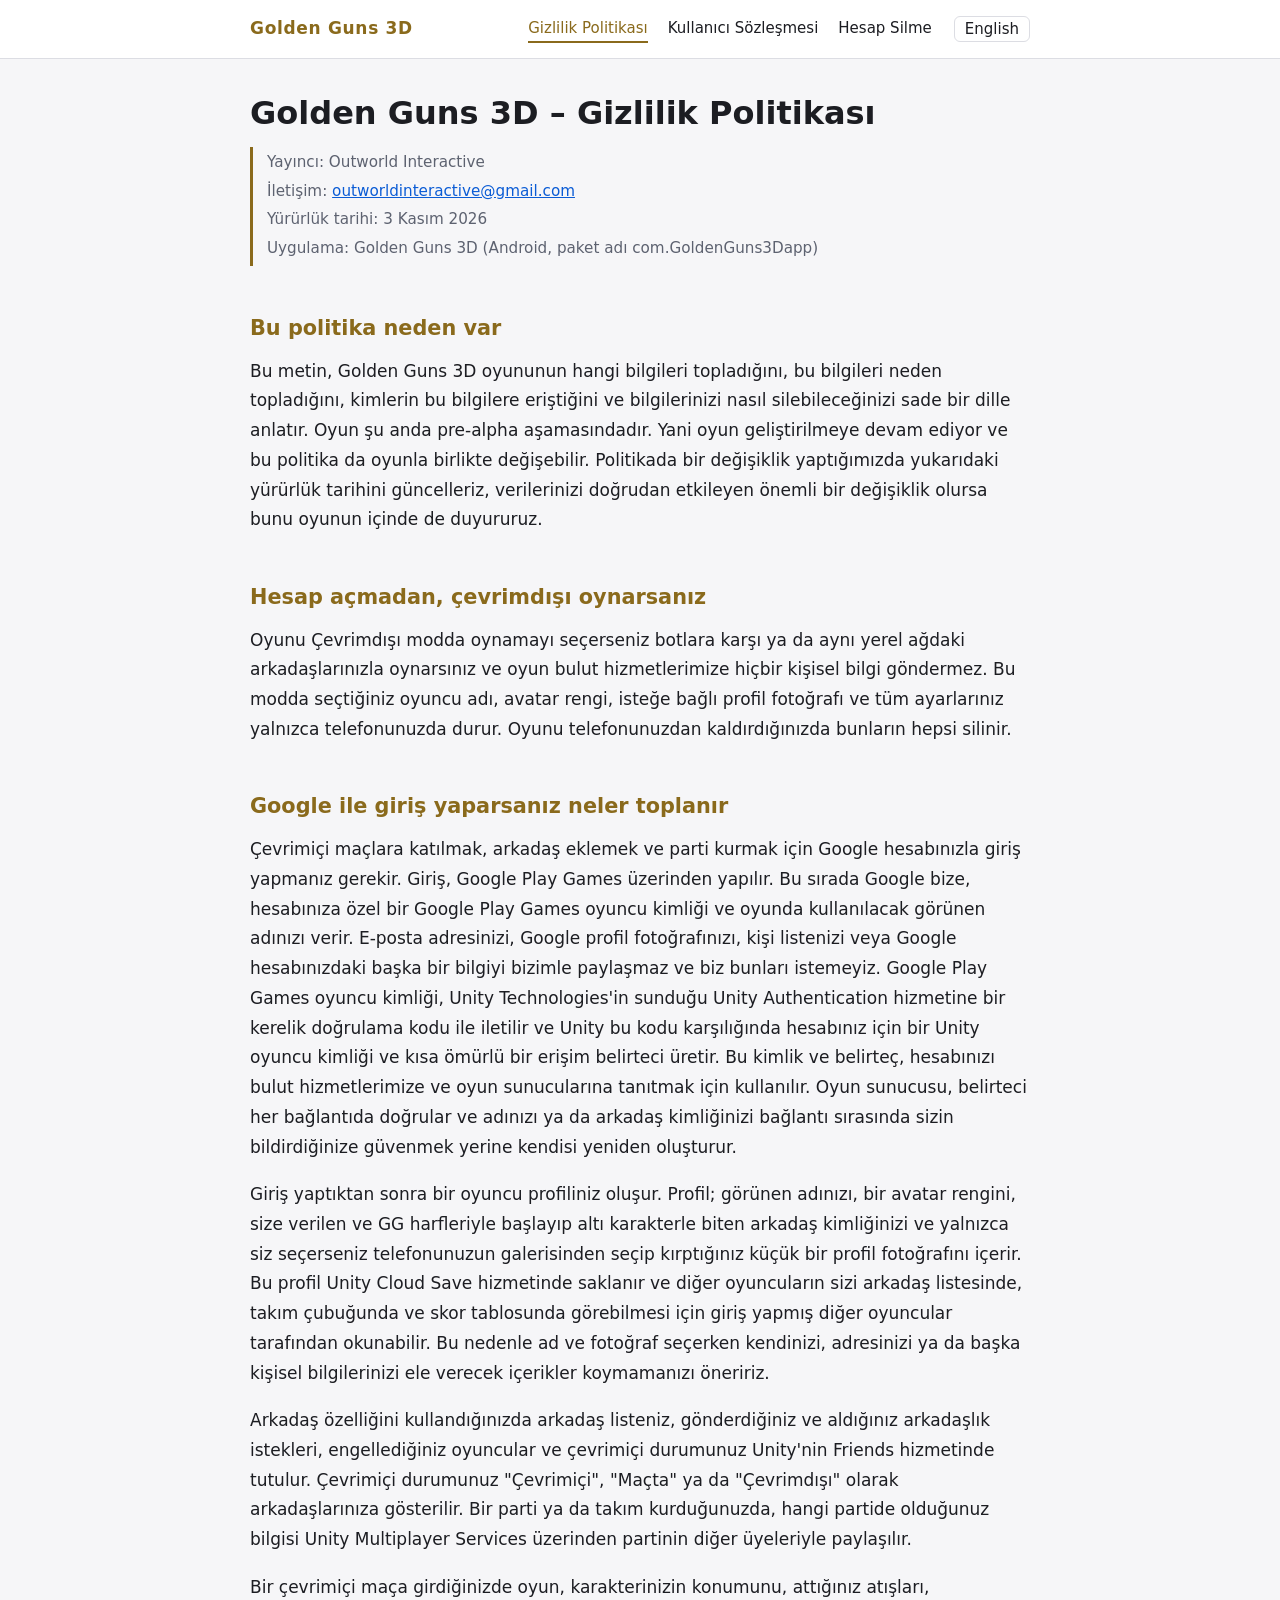
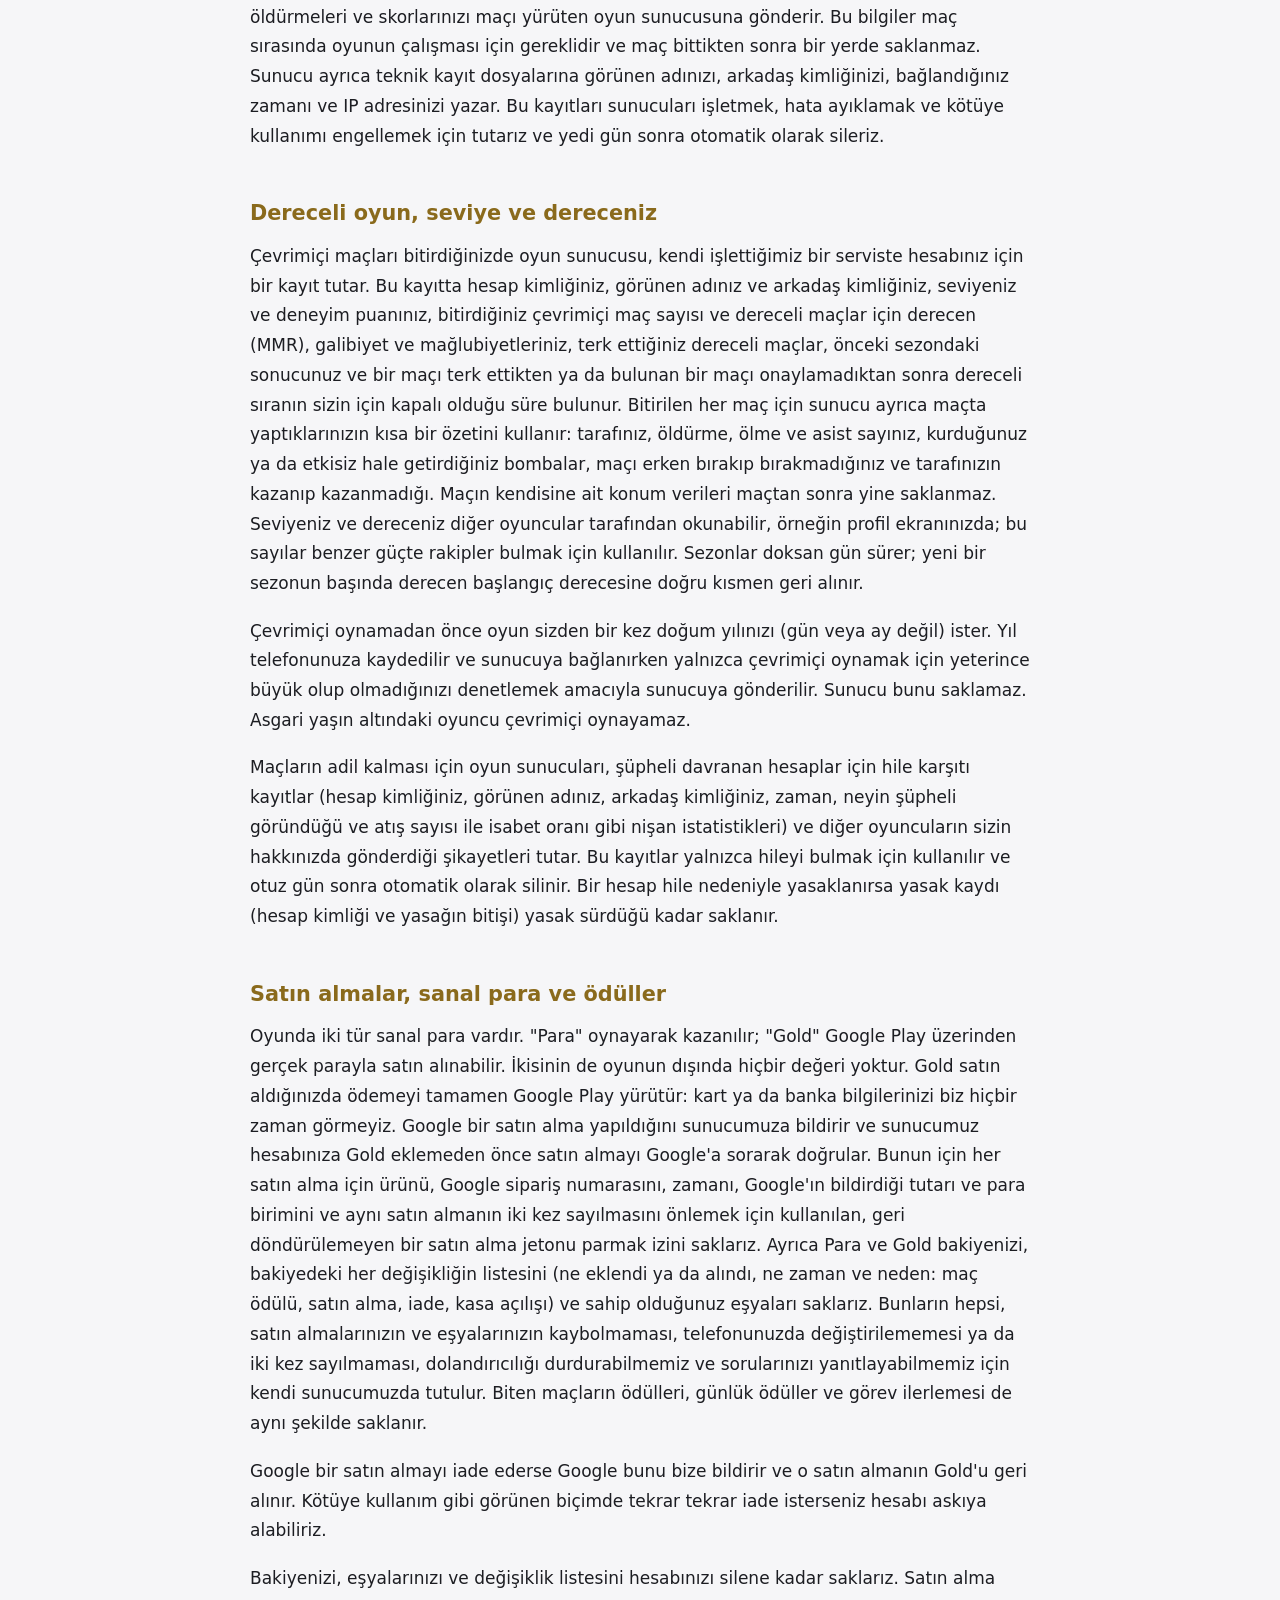
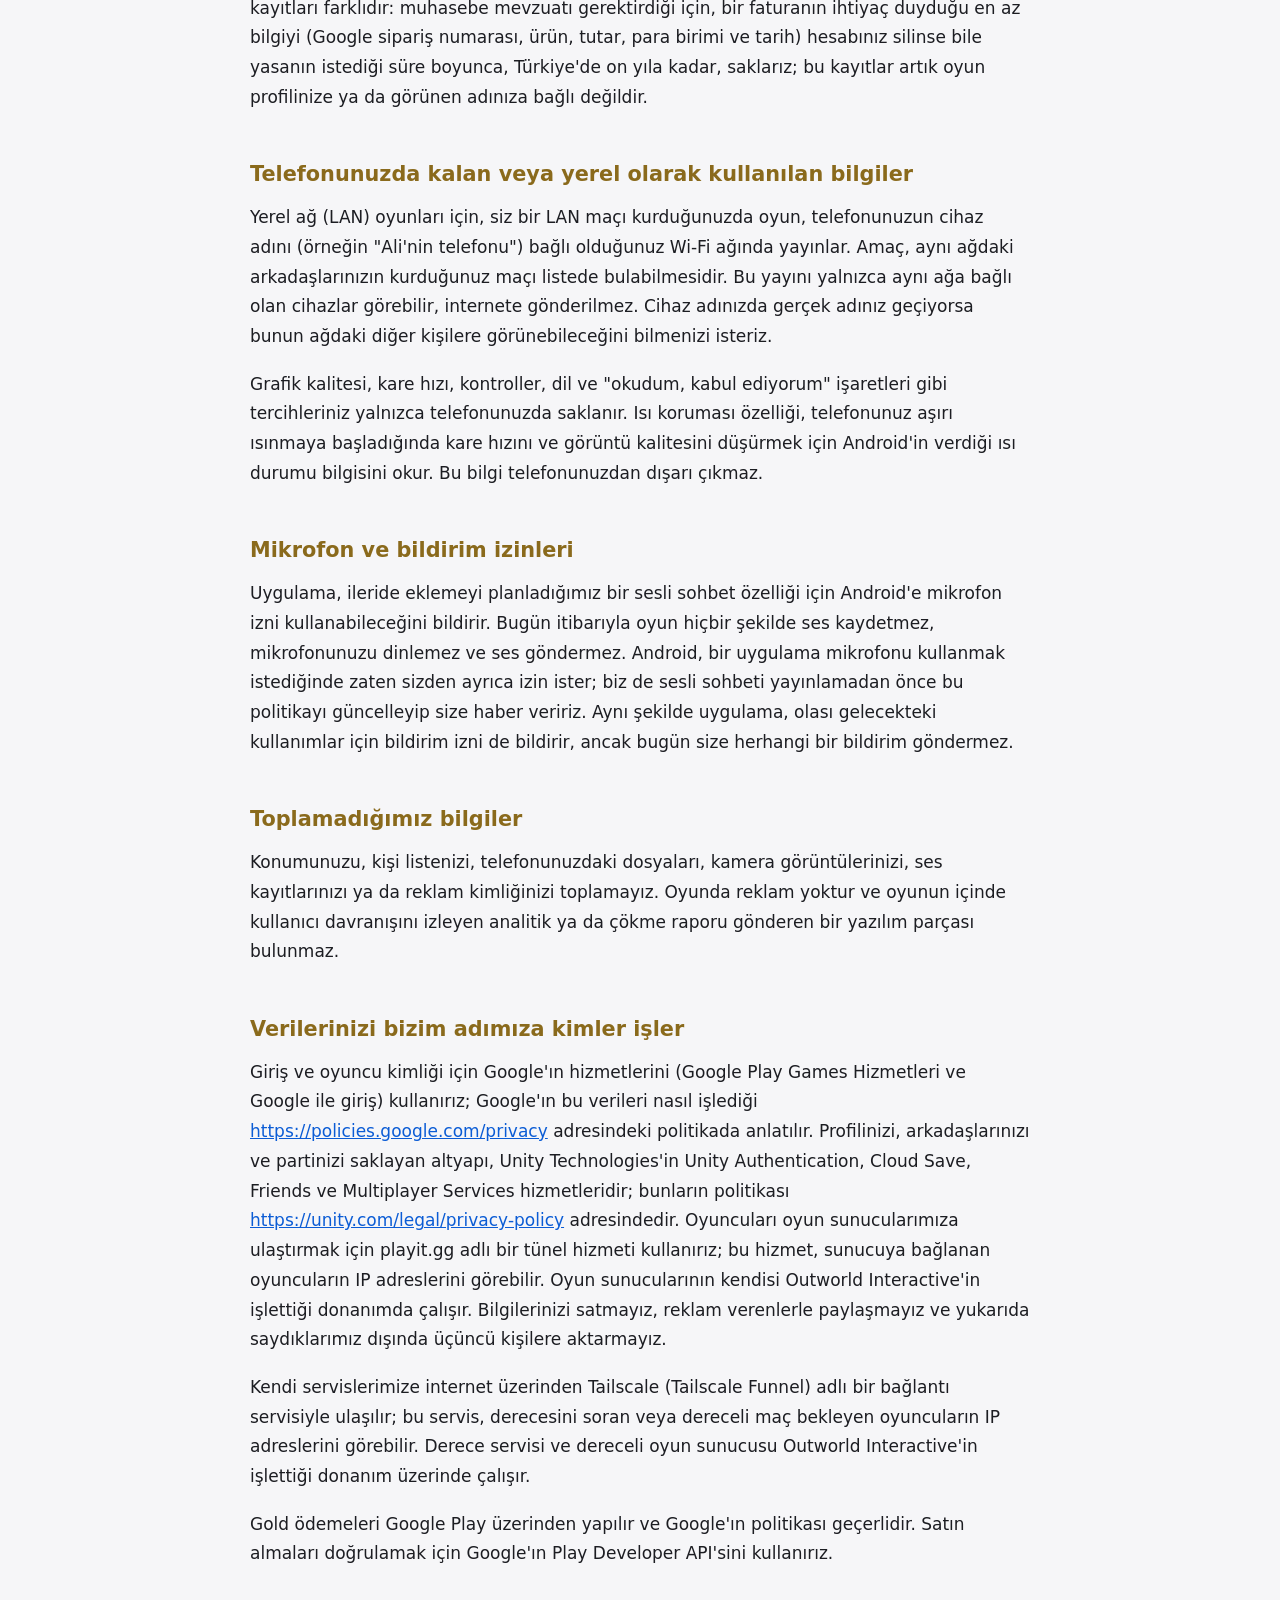
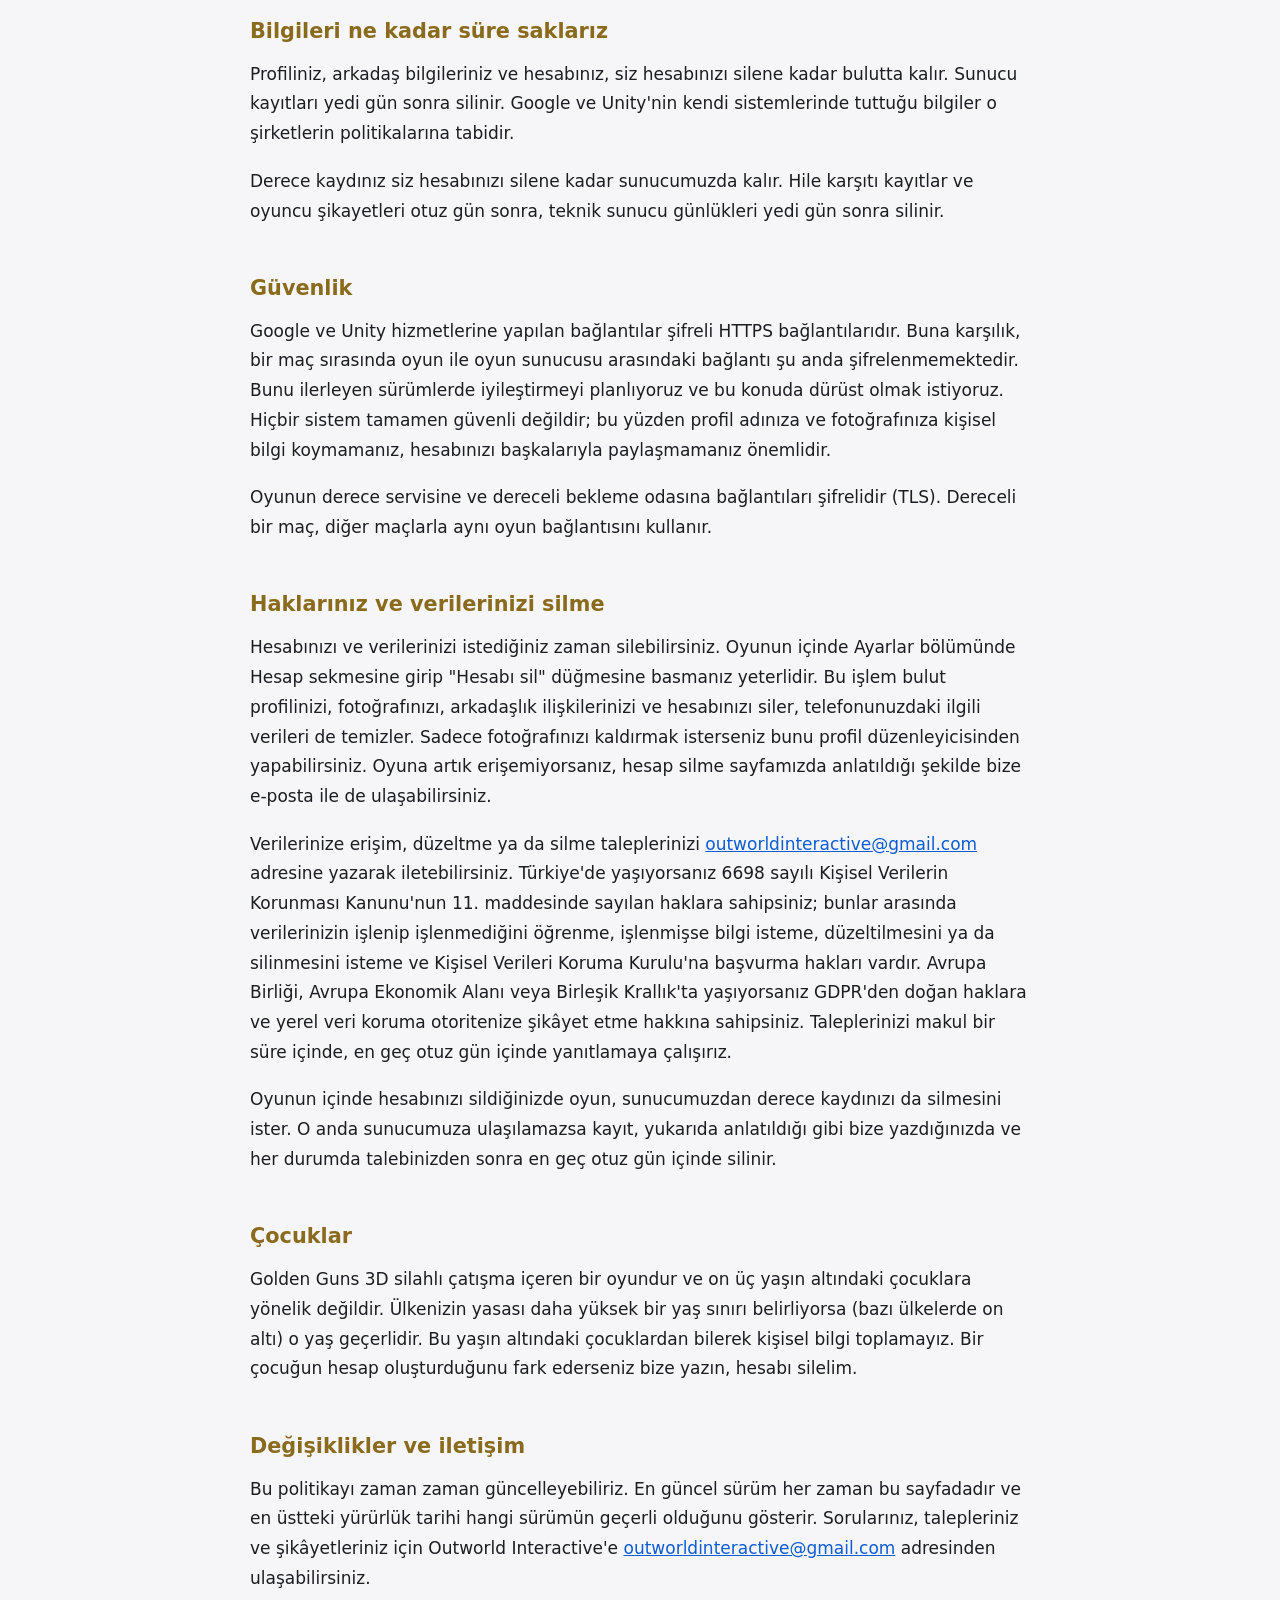
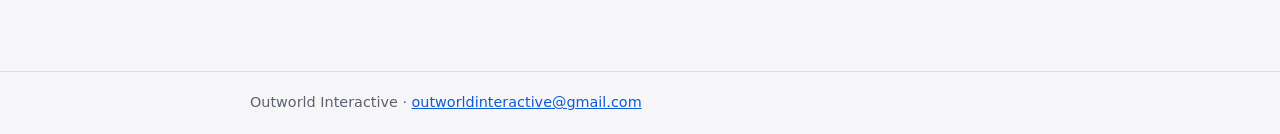
<file: tr/gizlilik-politikasi.html>
<!doctype html>
<html lang="tr">
<head>
<meta charset="utf-8">
<meta name="viewport" content="width=device-width, initial-scale=1">
<title>Golden Guns 3D – Gizlilik Politikası</title>
<meta name="description" content="Golden Guns 3D - Gizlilik Politikası">
<link rel="stylesheet" href="../style.css">
</head>
<body>
<header><div class="bar"><a class="brand" href="../index.html">Golden Guns 3D</a><nav><a href="gizlilik-politikasi.html" class="on">Gizlilik Politikası</a><a href="kullanici-sozlesmesi.html">Kullanıcı Sözleşmesi</a><a href="hesap-silme.html">Hesap Silme</a></nav><span class="lang"><a href="../en/privacy-policy.html">English</a></span></div></header>
<main>
<h1>Golden Guns 3D – Gizlilik Politikası</h1>
<div class="meta"><p>Yayıncı: Outworld Interactive</p><p>İletişim: <a href="mailto:outworldinteractive@gmail.com">outworldinteractive@gmail.com</a></p><p>Yürürlük tarihi: 3 Kasım 2026</p><p>Uygulama: Golden Guns 3D (Android, paket adı com.GoldenGuns3Dapp)</p></div>
<h2>Bu politika neden var</h2>
<p>Bu metin, Golden Guns 3D oyununun hangi bilgileri topladığını, bu bilgileri neden topladığını, kimlerin bu bilgilere eriştiğini ve bilgilerinizi nasıl silebileceğinizi sade bir dille anlatır. Oyun şu anda pre-alpha aşamasındadır. Yani oyun geliştirilmeye devam ediyor ve bu politika da oyunla birlikte değişebilir. Politikada bir değişiklik yaptığımızda yukarıdaki yürürlük tarihini güncelleriz, verilerinizi doğrudan etkileyen önemli bir değişiklik olursa bunu oyunun içinde de duyururuz.</p>
<h2>Hesap açmadan, çevrimdışı oynarsanız</h2>
<p>Oyunu Çevrimdışı modda oynamayı seçerseniz botlara karşı ya da aynı yerel ağdaki arkadaşlarınızla oynarsınız ve oyun bulut hizmetlerimize hiçbir kişisel bilgi göndermez. Bu modda seçtiğiniz oyuncu adı, avatar rengi, isteğe bağlı profil fotoğrafı ve tüm ayarlarınız yalnızca telefonunuzda durur. Oyunu telefonunuzdan kaldırdığınızda bunların hepsi silinir.</p>
<h2>Google ile giriş yaparsanız neler toplanır</h2>
<p>Çevrimiçi maçlara katılmak, arkadaş eklemek ve parti kurmak için Google hesabınızla giriş yapmanız gerekir. Giriş, Google Play Games üzerinden yapılır. Bu sırada Google bize, hesabınıza özel bir Google Play Games oyuncu kimliği ve oyunda kullanılacak görünen adınızı verir. E-posta adresinizi, Google profil fotoğrafınızı, kişi listenizi veya Google hesabınızdaki başka bir bilgiyi bizimle paylaşmaz ve biz bunları istemeyiz. Google Play Games oyuncu kimliği, Unity Technologies'in sunduğu Unity Authentication hizmetine bir kerelik doğrulama kodu ile iletilir ve Unity bu kodu karşılığında hesabınız için bir Unity oyuncu kimliği ve kısa ömürlü bir erişim belirteci üretir. Bu kimlik ve belirteç, hesabınızı bulut hizmetlerimize ve oyun sunucularına tanıtmak için kullanılır. Oyun sunucusu, belirteci her bağlantıda doğrular ve adınızı ya da arkadaş kimliğinizi bağlantı sırasında sizin bildirdiğinize güvenmek yerine kendisi yeniden oluşturur.</p>
<p>Giriş yaptıktan sonra bir oyuncu profiliniz oluşur. Profil; görünen adınızı, bir avatar rengini, size verilen ve GG harfleriyle başlayıp altı karakterle biten arkadaş kimliğinizi ve yalnızca siz seçerseniz telefonunuzun galerisinden seçip kırptığınız küçük bir profil fotoğrafını içerir. Bu profil Unity Cloud Save hizmetinde saklanır ve diğer oyuncuların sizi arkadaş listesinde, takım çubuğunda ve skor tablosunda görebilmesi için giriş yapmış diğer oyuncular tarafından okunabilir. Bu nedenle ad ve fotoğraf seçerken kendinizi, adresinizi ya da başka kişisel bilgilerinizi ele verecek içerikler koymamanızı öneririz.</p>
<p>Arkadaş özelliğini kullandığınızda arkadaş listeniz, gönderdiğiniz ve aldığınız arkadaşlık istekleri, engellediğiniz oyuncular ve çevrimiçi durumunuz Unity'nin Friends hizmetinde tutulur. Çevrimiçi durumunuz "Çevrimiçi", "Maçta" ya da "Çevrimdışı" olarak arkadaşlarınıza gösterilir. Bir parti ya da takım kurduğunuzda, hangi partide olduğunuz bilgisi Unity Multiplayer Services üzerinden partinin diğer üyeleriyle paylaşılır.</p>
<p>Bir çevrimiçi maça girdiğinizde oyun, karakterinizin konumunu, attığınız atışları, öldürmeleri ve skorlarınızı maçı yürüten oyun sunucusuna gönderir. Bu bilgiler maç sırasında oyunun çalışması için gereklidir ve maç bittikten sonra bir yerde saklanmaz. Sunucu ayrıca teknik kayıt dosyalarına görünen adınızı, arkadaş kimliğinizi, bağlandığınız zamanı ve IP adresinizi yazar. Bu kayıtları sunucuları işletmek, hata ayıklamak ve kötüye kullanımı engellemek için tutarız ve yedi gün sonra otomatik olarak sileriz.</p>
<h2>Dereceli oyun, seviye ve dereceniz</h2>
<p>Çevrimiçi maçları bitirdiğinizde oyun sunucusu, kendi işlettiğimiz bir serviste hesabınız için bir kayıt tutar. Bu kayıtta hesap kimliğiniz, görünen adınız ve arkadaş kimliğiniz, seviyeniz ve deneyim puanınız, bitirdiğiniz çevrimiçi maç sayısı ve dereceli maçlar için derecen (MMR), galibiyet ve mağlubiyetleriniz, terk ettiğiniz dereceli maçlar, önceki sezondaki sonucunuz ve bir maçı terk ettikten ya da bulunan bir maçı onaylamadıktan sonra dereceli sıranın sizin için kapalı olduğu süre bulunur. Bitirilen her maç için sunucu ayrıca maçta yaptıklarınızın kısa bir özetini kullanır: tarafınız, öldürme, ölme ve asist sayınız, kurduğunuz ya da etkisiz hale getirdiğiniz bombalar, maçı erken bırakıp bırakmadığınız ve tarafınızın kazanıp kazanmadığı. Maçın kendisine ait konum verileri maçtan sonra yine saklanmaz. Seviyeniz ve dereceniz diğer oyuncular tarafından okunabilir, örneğin profil ekranınızda; bu sayılar benzer güçte rakipler bulmak için kullanılır. Sezonlar doksan gün sürer; yeni bir sezonun başında derecen başlangıç derecesine doğru kısmen geri alınır.</p>
<p>Çevrimiçi oynamadan önce oyun sizden bir kez doğum yılınızı (gün veya ay değil) ister. Yıl telefonunuza kaydedilir ve sunucuya bağlanırken yalnızca çevrimiçi oynamak için yeterince büyük olup olmadığınızı denetlemek amacıyla sunucuya gönderilir. Sunucu bunu saklamaz. Asgari yaşın altındaki oyuncu çevrimiçi oynayamaz.</p>
<p>Maçların adil kalması için oyun sunucuları, şüpheli davranan hesaplar için hile karşıtı kayıtlar (hesap kimliğiniz, görünen adınız, arkadaş kimliğiniz, zaman, neyin şüpheli göründüğü ve atış sayısı ile isabet oranı gibi nişan istatistikleri) ve diğer oyuncuların sizin hakkınızda gönderdiği şikayetleri tutar. Bu kayıtlar yalnızca hileyi bulmak için kullanılır ve otuz gün sonra otomatik olarak silinir. Bir hesap hile nedeniyle yasaklanırsa yasak kaydı (hesap kimliği ve yasağın bitişi) yasak sürdüğü kadar saklanır.</p>
<h2>Satın almalar, sanal para ve ödüller</h2>
<p>Oyunda iki tür sanal para vardır. "Para" oynayarak kazanılır; "Gold" Google Play üzerinden gerçek parayla satın alınabilir. İkisinin de oyunun dışında hiçbir değeri yoktur. Gold satın aldığınızda ödemeyi tamamen Google Play yürütür: kart ya da banka bilgilerinizi biz hiçbir zaman görmeyiz. Google bir satın alma yapıldığını sunucumuza bildirir ve sunucumuz hesabınıza Gold eklemeden önce satın almayı Google'a sorarak doğrular. Bunun için her satın alma için ürünü, Google sipariş numarasını, zamanı, Google'ın bildirdiği tutarı ve para birimini ve aynı satın almanın iki kez sayılmasını önlemek için kullanılan, geri döndürülemeyen bir satın alma jetonu parmak izini saklarız. Ayrıca Para ve Gold bakiyenizi, bakiyedeki her değişikliğin listesini (ne eklendi ya da alındı, ne zaman ve neden: maç ödülü, satın alma, iade, kasa açılışı) ve sahip olduğunuz eşyaları saklarız. Bunların hepsi, satın almalarınızın ve eşyalarınızın kaybolmaması, telefonunuzda değiştirilememesi ya da iki kez sayılmaması, dolandırıcılığı durdurabilmemiz ve sorularınızı yanıtlayabilmemiz için kendi sunucumuzda tutulur. Biten maçların ödülleri, günlük ödüller ve görev ilerlemesi de aynı şekilde saklanır.</p>
<p>Google bir satın almayı iade ederse Google bunu bize bildirir ve o satın almanın Gold'u geri alınır. Kötüye kullanım gibi görünen biçimde tekrar tekrar iade isterseniz hesabı askıya alabiliriz.</p>
<p>Bakiyenizi, eşyalarınızı ve değişiklik listesini hesabınızı silene kadar saklarız. Satın alma kayıtları farklıdır: muhasebe mevzuatı gerektirdiği için, bir faturanın ihtiyaç duyduğu en az bilgiyi (Google sipariş numarası, ürün, tutar, para birimi ve tarih) hesabınız silinse bile yasanın istediği süre boyunca, Türkiye'de on yıla kadar, saklarız; bu kayıtlar artık oyun profilinize ya da görünen adınıza bağlı değildir.</p>
<h2>Telefonunuzda kalan veya yerel olarak kullanılan bilgiler</h2>
<p>Yerel ağ (LAN) oyunları için, siz bir LAN maçı kurduğunuzda oyun, telefonunuzun cihaz adını (örneğin "Ali'nin telefonu") bağlı olduğunuz Wi-Fi ağında yayınlar. Amaç, aynı ağdaki arkadaşlarınızın kurduğunuz maçı listede bulabilmesidir. Bu yayını yalnızca aynı ağa bağlı olan cihazlar görebilir, internete gönderilmez. Cihaz adınızda gerçek adınız geçiyorsa bunun ağdaki diğer kişilere görünebileceğini bilmenizi isteriz.</p>
<p>Grafik kalitesi, kare hızı, kontroller, dil ve "okudum, kabul ediyorum" işaretleri gibi tercihleriniz yalnızca telefonunuzda saklanır. Isı koruması özelliği, telefonunuz aşırı ısınmaya başladığında kare hızını ve görüntü kalitesini düşürmek için Android'in verdiği ısı durumu bilgisini okur. Bu bilgi telefonunuzdan dışarı çıkmaz.</p>
<h2>Mikrofon ve bildirim izinleri</h2>
<p>Uygulama, ileride eklemeyi planladığımız bir sesli sohbet özelliği için Android'e mikrofon izni kullanabileceğini bildirir. Bugün itibarıyla oyun hiçbir şekilde ses kaydetmez, mikrofonunuzu dinlemez ve ses göndermez. Android, bir uygulama mikrofonu kullanmak istediğinde zaten sizden ayrıca izin ister; biz de sesli sohbeti yayınlamadan önce bu politikayı güncelleyip size haber veririz. Aynı şekilde uygulama, olası gelecekteki kullanımlar için bildirim izni de bildirir, ancak bugün size herhangi bir bildirim göndermez.</p>
<h2>Toplamadığımız bilgiler</h2>
<p>Konumunuzu, kişi listenizi, telefonunuzdaki dosyaları, kamera görüntülerinizi, ses kayıtlarınızı ya da reklam kimliğinizi toplamayız. Oyunda reklam yoktur ve oyunun içinde kullanıcı davranışını izleyen analitik ya da çökme raporu gönderen bir yazılım parçası bulunmaz.</p>
<h2>Verilerinizi bizim adımıza kimler işler</h2>
<p>Giriş ve oyuncu kimliği için Google'ın hizmetlerini (Google Play Games Hizmetleri ve Google ile giriş) kullanırız; Google'ın bu verileri nasıl işlediği <a href="https://policies.google.com/privacy" rel="noopener">https://policies.google.com/privacy</a> adresindeki politikada anlatılır. Profilinizi, arkadaşlarınızı ve partinizi saklayan altyapı, Unity Technologies'in Unity Authentication, Cloud Save, Friends ve Multiplayer Services hizmetleridir; bunların politikası <a href="https://unity.com/legal/privacy-policy" rel="noopener">https://unity.com/legal/privacy-policy</a> adresindedir. Oyuncuları oyun sunucularımıza ulaştırmak için playit.gg adlı bir tünel hizmeti kullanırız; bu hizmet, sunucuya bağlanan oyuncuların IP adreslerini görebilir. Oyun sunucularının kendisi Outworld Interactive'in işlettiği donanımda çalışır. Bilgilerinizi satmayız, reklam verenlerle paylaşmayız ve yukarıda saydıklarımız dışında üçüncü kişilere aktarmayız.</p>
<p>Kendi servislerimize internet üzerinden Tailscale (Tailscale Funnel) adlı bir bağlantı servisiyle ulaşılır; bu servis, derecesini soran veya dereceli maç bekleyen oyuncuların IP adreslerini görebilir. Derece servisi ve dereceli oyun sunucusu Outworld Interactive'in işlettiği donanım üzerinde çalışır.</p>
<p>Gold ödemeleri Google Play üzerinden yapılır ve Google'ın politikası geçerlidir. Satın almaları doğrulamak için Google'ın Play Developer API'sini kullanırız.</p>
<h2>Bilgileri ne kadar süre saklarız</h2>
<p>Profiliniz, arkadaş bilgileriniz ve hesabınız, siz hesabınızı silene kadar bulutta kalır. Sunucu kayıtları yedi gün sonra silinir. Google ve Unity'nin kendi sistemlerinde tuttuğu bilgiler o şirketlerin politikalarına tabidir.</p>
<p>Derece kaydınız siz hesabınızı silene kadar sunucumuzda kalır. Hile karşıtı kayıtlar ve oyuncu şikayetleri otuz gün sonra, teknik sunucu günlükleri yedi gün sonra silinir.</p>
<h2>Güvenlik</h2>
<p>Google ve Unity hizmetlerine yapılan bağlantılar şifreli HTTPS bağlantılarıdır. Buna karşılık, bir maç sırasında oyun ile oyun sunucusu arasındaki bağlantı şu anda şifrelenmemektedir. Bunu ilerleyen sürümlerde iyileştirmeyi planlıyoruz ve bu konuda dürüst olmak istiyoruz. Hiçbir sistem tamamen güvenli değildir; bu yüzden profil adınıza ve fotoğrafınıza kişisel bilgi koymamanız, hesabınızı başkalarıyla paylaşmamanız önemlidir.</p>
<p>Oyunun derece servisine ve dereceli bekleme odasına bağlantıları şifrelidir (TLS). Dereceli bir maç, diğer maçlarla aynı oyun bağlantısını kullanır.</p>
<h2>Haklarınız ve verilerinizi silme</h2>
<p>Hesabınızı ve verilerinizi istediğiniz zaman silebilirsiniz. Oyunun içinde Ayarlar bölümünde Hesap sekmesine girip "Hesabı sil" düğmesine basmanız yeterlidir. Bu işlem bulut profilinizi, fotoğrafınızı, arkadaşlık ilişkilerinizi ve hesabınızı siler, telefonunuzdaki ilgili verileri de temizler. Sadece fotoğrafınızı kaldırmak isterseniz bunu profil düzenleyicisinden yapabilirsiniz. Oyuna artık erişemiyorsanız, hesap silme sayfamızda anlatıldığı şekilde bize e-posta ile de ulaşabilirsiniz.</p>
<p>Verilerinize erişim, düzeltme ya da silme taleplerinizi <a href="mailto:outworldinteractive@gmail.com">outworldinteractive@gmail.com</a> adresine yazarak iletebilirsiniz. Türkiye'de yaşıyorsanız 6698 sayılı Kişisel Verilerin Korunması Kanunu'nun 11. maddesinde sayılan haklara sahipsiniz; bunlar arasında verilerinizin işlenip işlenmediğini öğrenme, işlenmişse bilgi isteme, düzeltilmesini ya da silinmesini isteme ve Kişisel Verileri Koruma Kurulu'na başvurma hakları vardır. Avrupa Birliği, Avrupa Ekonomik Alanı veya Birleşik Krallık'ta yaşıyorsanız GDPR'den doğan haklara ve yerel veri koruma otoritenize şikâyet etme hakkına sahipsiniz. Taleplerinizi makul bir süre içinde, en geç otuz gün içinde yanıtlamaya çalışırız.</p>
<p>Oyunun içinde hesabınızı sildiğinizde oyun, sunucumuzdan derece kaydınızı da silmesini ister. O anda sunucumuza ulaşılamazsa kayıt, yukarıda anlatıldığı gibi bize yazdığınızda ve her durumda talebinizden sonra en geç otuz gün içinde silinir.</p>
<h2>Çocuklar</h2>
<p>Golden Guns 3D silahlı çatışma içeren bir oyundur ve on üç yaşın altındaki çocuklara yönelik değildir. Ülkenizin yasası daha yüksek bir yaş sınırı belirliyorsa (bazı ülkelerde on altı) o yaş geçerlidir. Bu yaşın altındaki çocuklardan bilerek kişisel bilgi toplamayız. Bir çocuğun hesap oluşturduğunu fark ederseniz bize yazın, hesabı silelim.</p>
<h2>Değişiklikler ve iletişim</h2>
<p>Bu politikayı zaman zaman güncelleyebiliriz. En güncel sürüm her zaman bu sayfadadır ve en üstteki yürürlük tarihi hangi sürümün geçerli olduğunu gösterir. Sorularınız, talepleriniz ve şikâyetleriniz için Outworld Interactive'e <a href="mailto:outworldinteractive@gmail.com">outworldinteractive@gmail.com</a> adresinden ulaşabilirsiniz.</p>
</main>
<footer><div>Outworld Interactive &middot; <a href="mailto:outworldinteractive@gmail.com">outworldinteractive@gmail.com</a></div></footer>
</body>
</html>
</file>
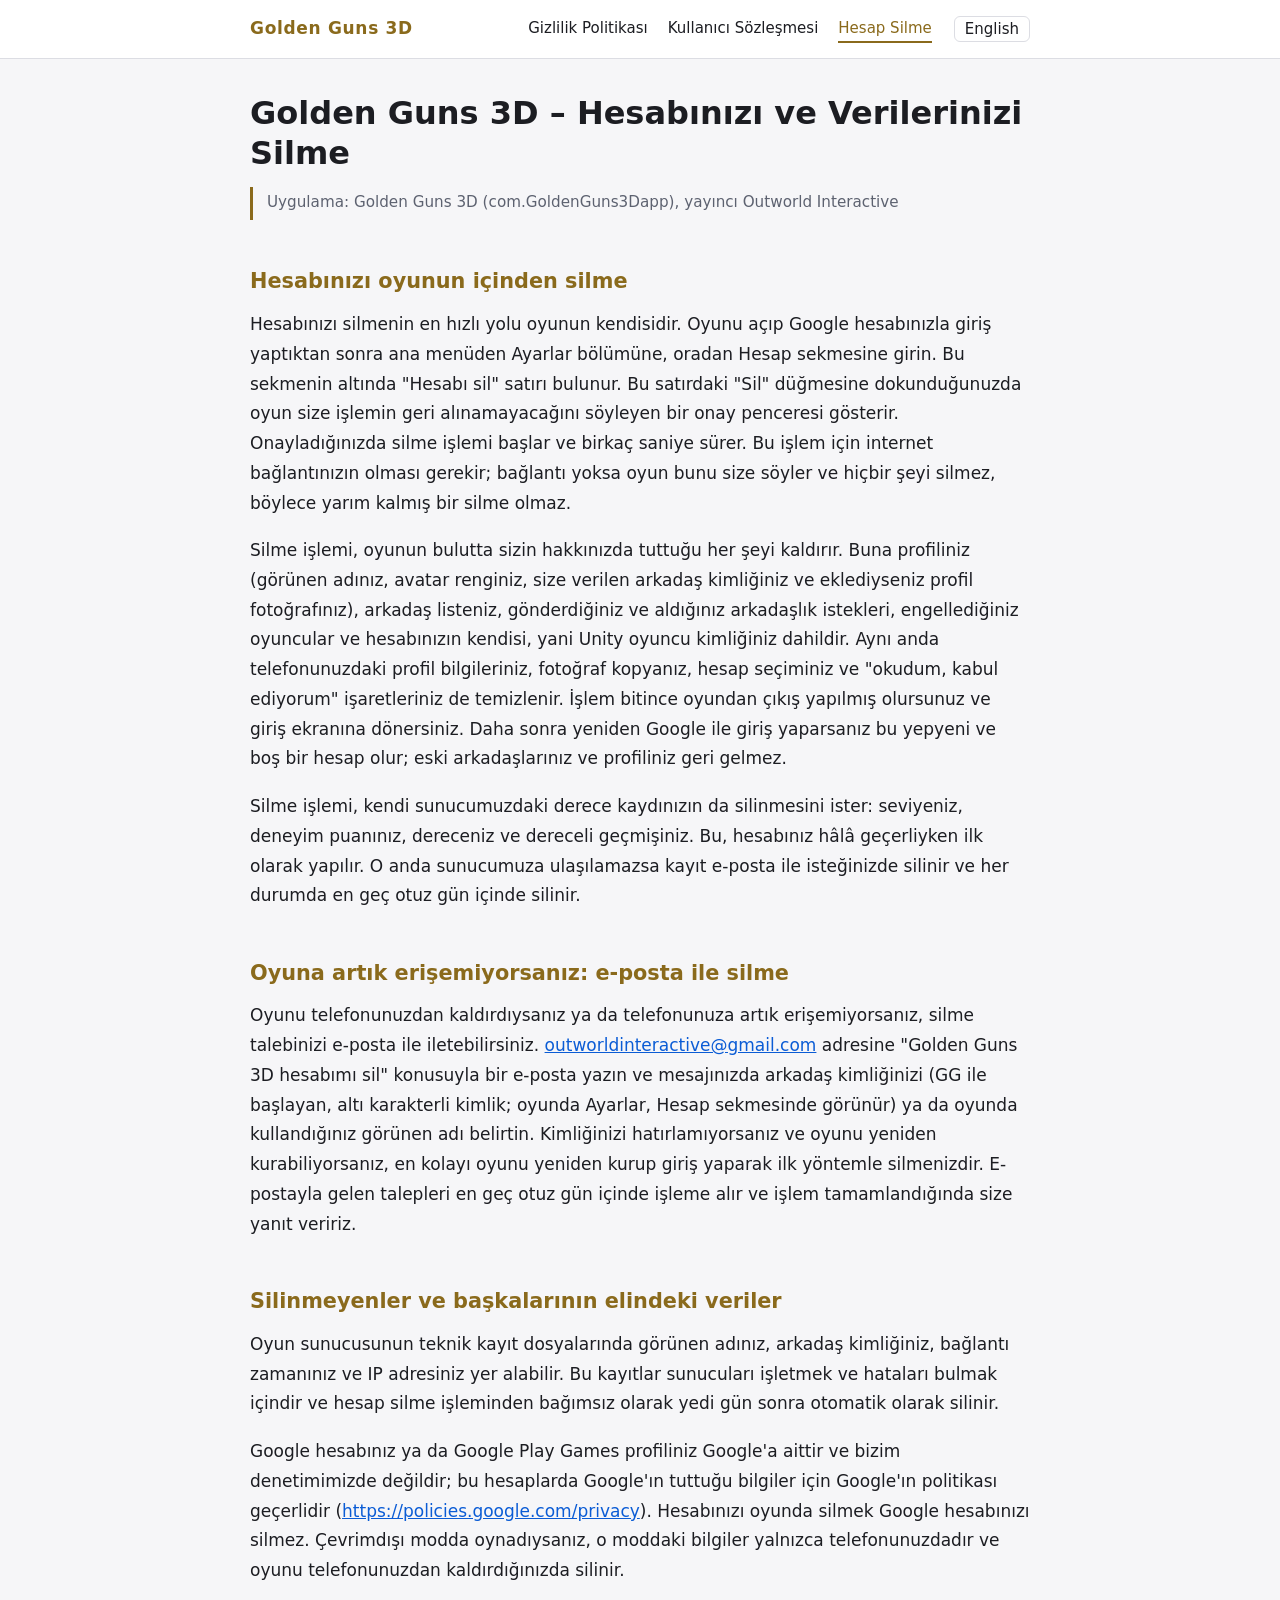
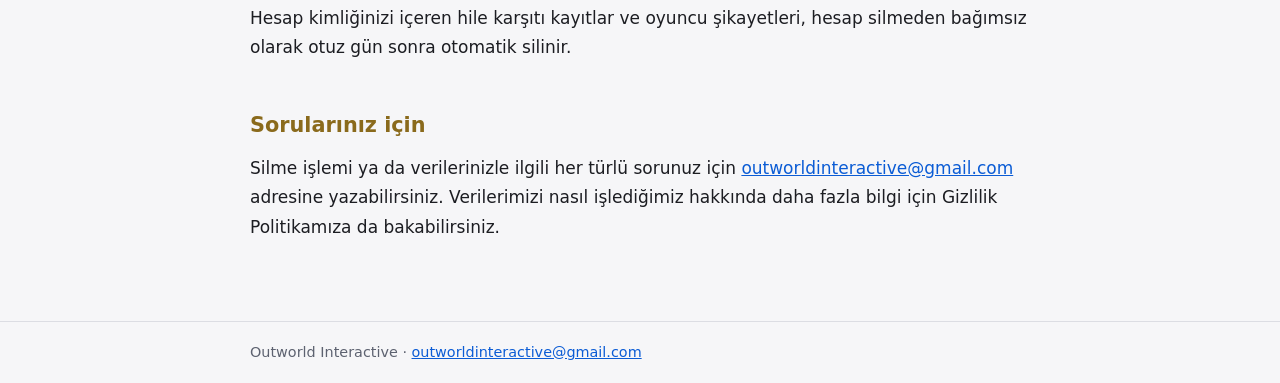
<file: tr/hesap-silme.html>
<!doctype html>
<html lang="tr">
<head>
<meta charset="utf-8">
<meta name="viewport" content="width=device-width, initial-scale=1">
<title>Golden Guns 3D – Hesabınızı ve Verilerinizi Silme</title>
<meta name="description" content="Golden Guns 3D - Hesap Silme">
<link rel="stylesheet" href="../style.css">
</head>
<body>
<header><div class="bar"><a class="brand" href="../index.html">Golden Guns 3D</a><nav><a href="gizlilik-politikasi.html">Gizlilik Politikası</a><a href="kullanici-sozlesmesi.html">Kullanıcı Sözleşmesi</a><a href="hesap-silme.html" class="on">Hesap Silme</a></nav><span class="lang"><a href="../en/delete-account.html">English</a></span></div></header>
<main>
<h1>Golden Guns 3D – Hesabınızı ve Verilerinizi Silme</h1>
<div class="meta"><p>Uygulama: Golden Guns 3D (com.GoldenGuns3Dapp), yayıncı Outworld Interactive</p></div>
<h2>Hesabınızı oyunun içinden silme</h2>
<p>Hesabınızı silmenin en hızlı yolu oyunun kendisidir. Oyunu açıp Google hesabınızla giriş yaptıktan sonra ana menüden Ayarlar bölümüne, oradan Hesap sekmesine girin. Bu sekmenin altında "Hesabı sil" satırı bulunur. Bu satırdaki "Sil" düğmesine dokunduğunuzda oyun size işlemin geri alınamayacağını söyleyen bir onay penceresi gösterir. Onayladığınızda silme işlemi başlar ve birkaç saniye sürer. Bu işlem için internet bağlantınızın olması gerekir; bağlantı yoksa oyun bunu size söyler ve hiçbir şeyi silmez, böylece yarım kalmış bir silme olmaz.</p>
<p>Silme işlemi, oyunun bulutta sizin hakkınızda tuttuğu her şeyi kaldırır. Buna profiliniz (görünen adınız, avatar renginiz, size verilen arkadaş kimliğiniz ve eklediyseniz profil fotoğrafınız), arkadaş listeniz, gönderdiğiniz ve aldığınız arkadaşlık istekleri, engellediğiniz oyuncular ve hesabınızın kendisi, yani Unity oyuncu kimliğiniz dahildir. Aynı anda telefonunuzdaki profil bilgileriniz, fotoğraf kopyanız, hesap seçiminiz ve "okudum, kabul ediyorum" işaretleriniz de temizlenir. İşlem bitince oyundan çıkış yapılmış olursunuz ve giriş ekranına dönersiniz. Daha sonra yeniden Google ile giriş yaparsanız bu yepyeni ve boş bir hesap olur; eski arkadaşlarınız ve profiliniz geri gelmez.</p>
<p>Silme işlemi, kendi sunucumuzdaki derece kaydınızın da silinmesini ister: seviyeniz, deneyim puanınız, dereceniz ve dereceli geçmişiniz. Bu, hesabınız hâlâ geçerliyken ilk olarak yapılır. O anda sunucumuza ulaşılamazsa kayıt e-posta ile isteğinizde silinir ve her durumda en geç otuz gün içinde silinir.</p>
<h2>Oyuna artık erişemiyorsanız: e-posta ile silme</h2>
<p>Oyunu telefonunuzdan kaldırdıysanız ya da telefonunuza artık erişemiyorsanız, silme talebinizi e-posta ile iletebilirsiniz. <a href="mailto:outworldinteractive@gmail.com">outworldinteractive@gmail.com</a> adresine "Golden Guns 3D hesabımı sil" konusuyla bir e-posta yazın ve mesajınızda arkadaş kimliğinizi (GG ile başlayan, altı karakterli kimlik; oyunda Ayarlar, Hesap sekmesinde görünür) ya da oyunda kullandığınız görünen adı belirtin. Kimliğinizi hatırlamıyorsanız ve oyunu yeniden kurabiliyorsanız, en kolayı oyunu yeniden kurup giriş yaparak ilk yöntemle silmenizdir. E-postayla gelen talepleri en geç otuz gün içinde işleme alır ve işlem tamamlandığında size yanıt veririz.</p>
<h2>Silinmeyenler ve başkalarının elindeki veriler</h2>
<p>Oyun sunucusunun teknik kayıt dosyalarında görünen adınız, arkadaş kimliğiniz, bağlantı zamanınız ve IP adresiniz yer alabilir. Bu kayıtlar sunucuları işletmek ve hataları bulmak içindir ve hesap silme işleminden bağımsız olarak yedi gün sonra otomatik olarak silinir.</p>
<p>Google hesabınız ya da Google Play Games profiliniz Google'a aittir ve bizim denetimimizde değildir; bu hesaplarda Google'ın tuttuğu bilgiler için Google'ın politikası geçerlidir (<a href="https://policies.google.com/privacy" rel="noopener">https://policies.google.com/privacy</a>). Hesabınızı oyunda silmek Google hesabınızı silmez. Çevrimdışı modda oynadıysanız, o moddaki bilgiler yalnızca telefonunuzdadır ve oyunu telefonunuzdan kaldırdığınızda silinir.</p>
<p>Hesap kimliğinizi içeren hile karşıtı kayıtlar ve oyuncu şikayetleri, hesap silmeden bağımsız olarak otuz gün sonra otomatik silinir.</p>
<h2>Sorularınız için</h2>
<p>Silme işlemi ya da verilerinizle ilgili her türlü sorunuz için <a href="mailto:outworldinteractive@gmail.com">outworldinteractive@gmail.com</a> adresine yazabilirsiniz. Verilerimizi nasıl işlediğimiz hakkında daha fazla bilgi için Gizlilik Politikamıza da bakabilirsiniz.</p>
</main>
<footer><div>Outworld Interactive &middot; <a href="mailto:outworldinteractive@gmail.com">outworldinteractive@gmail.com</a></div></footer>
</body>
</html>
</file>
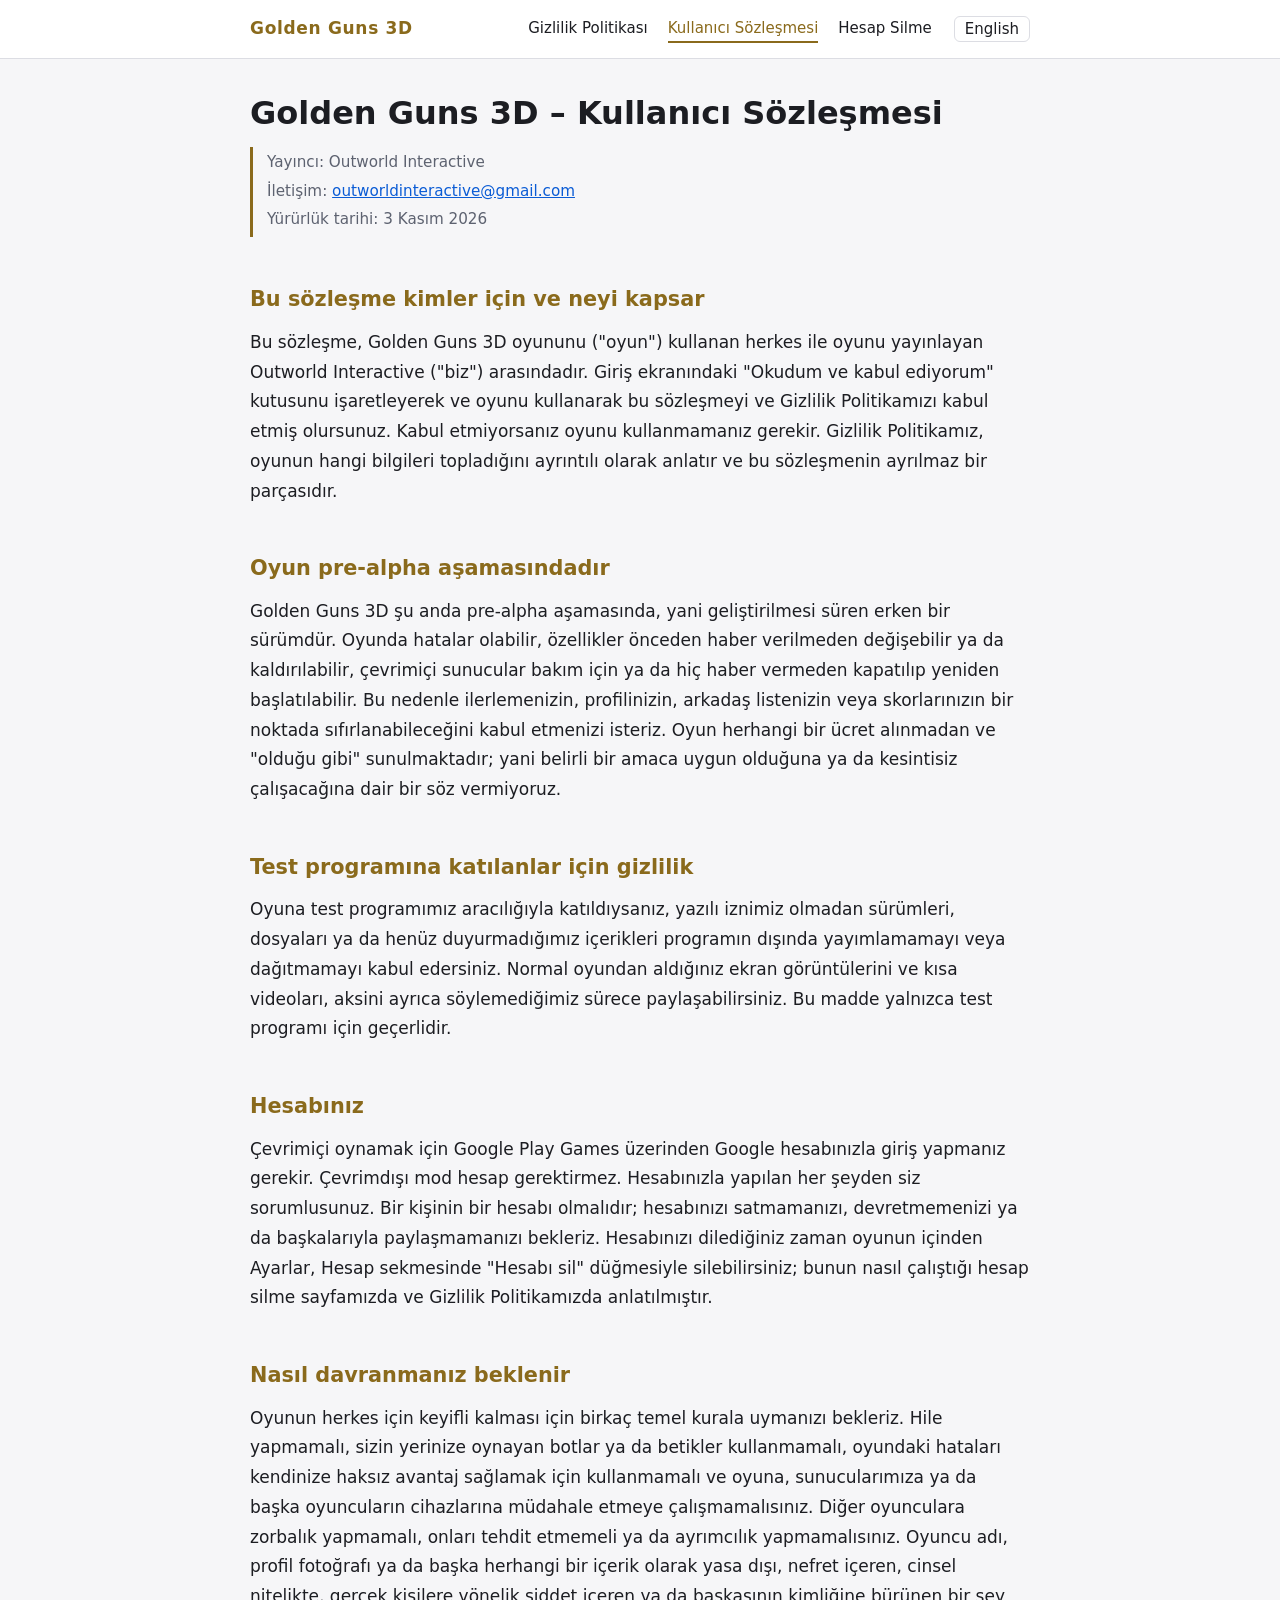
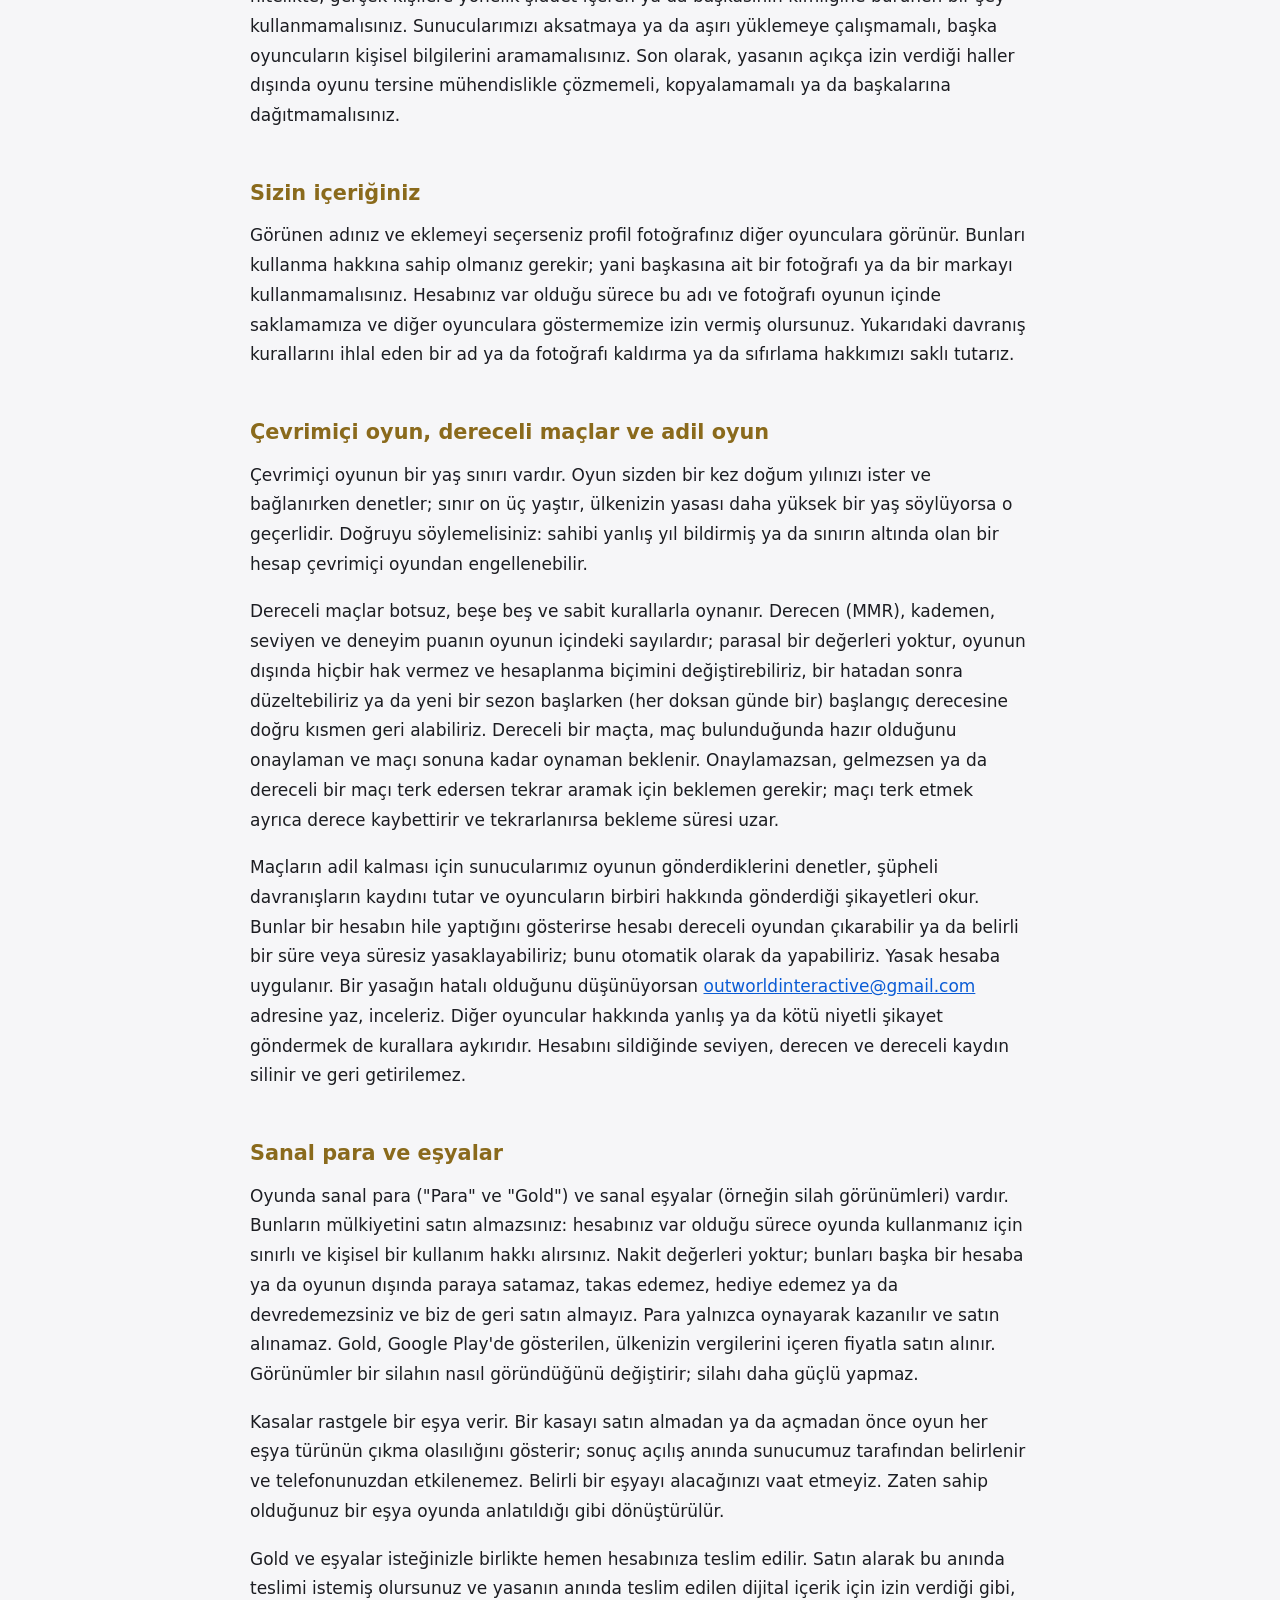
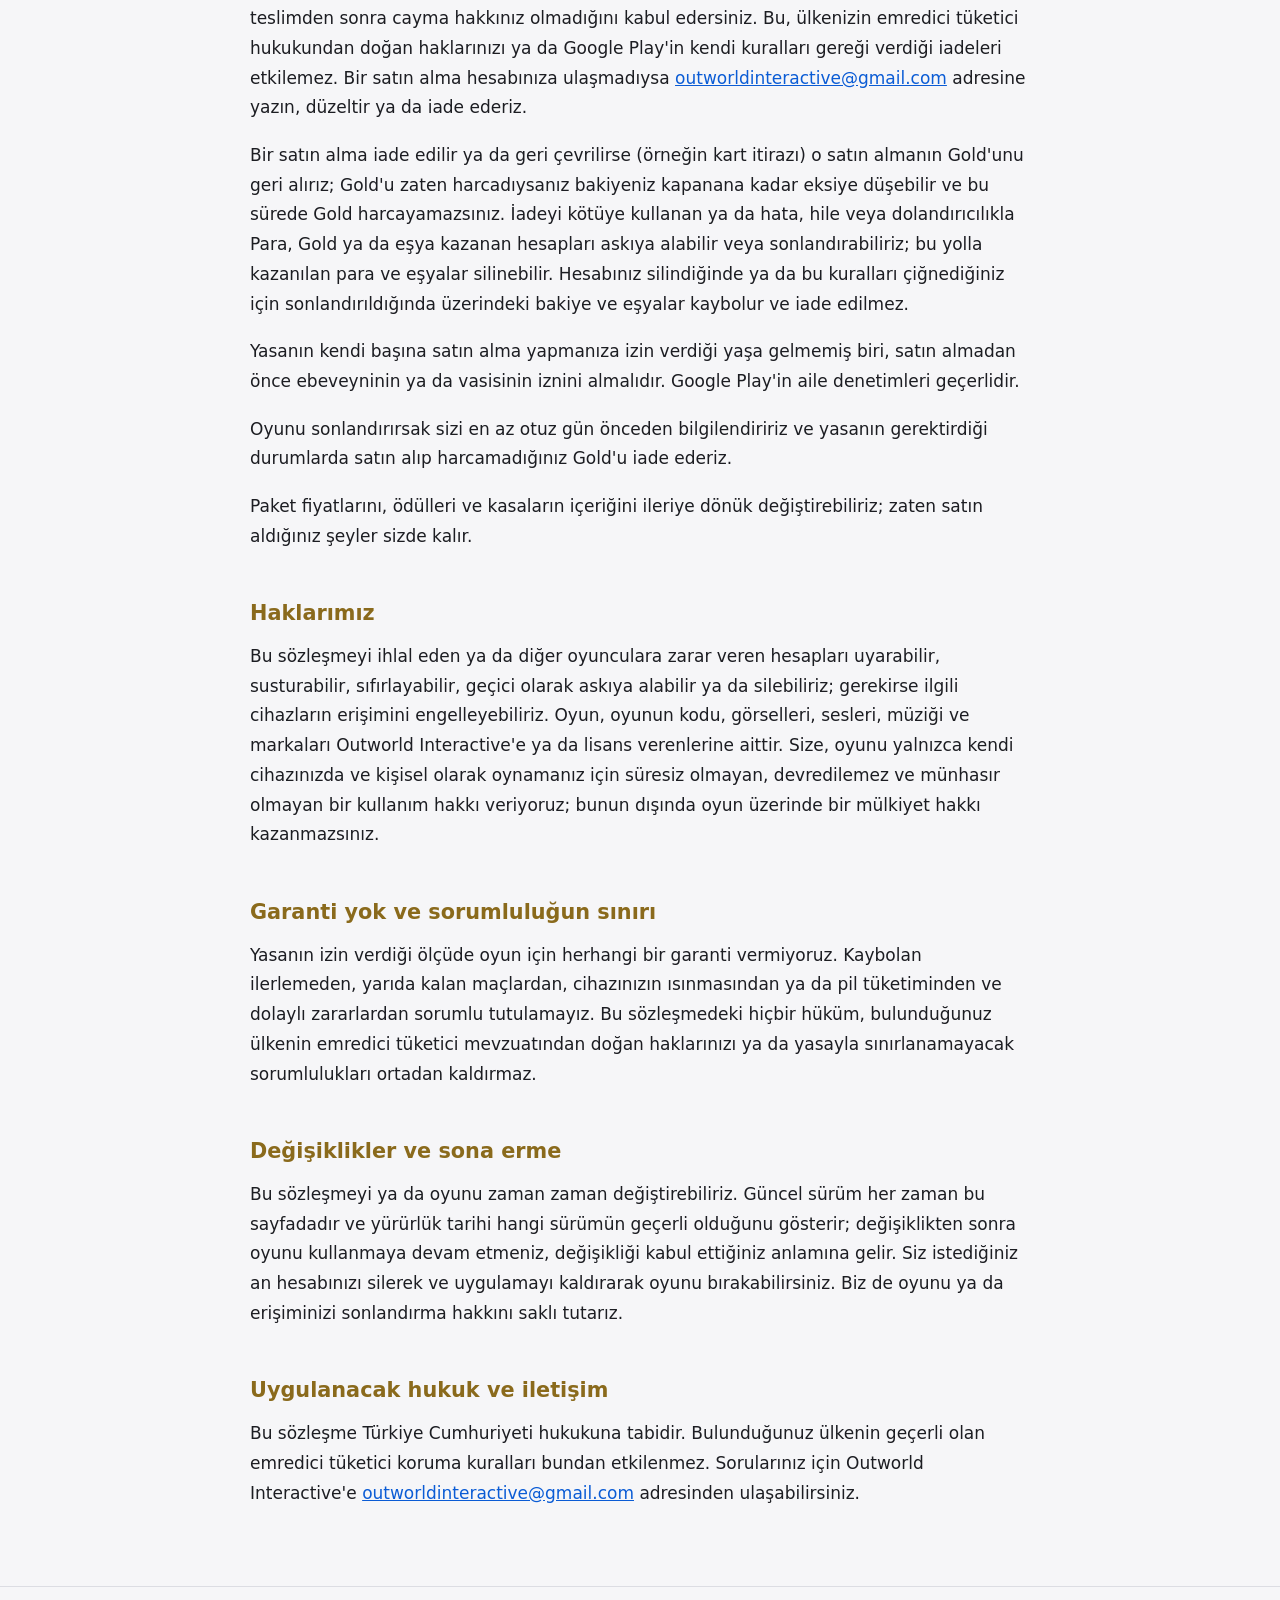
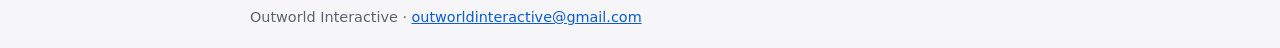
<file: tr/kullanici-sozlesmesi.html>
<!doctype html>
<html lang="tr">
<head>
<meta charset="utf-8">
<meta name="viewport" content="width=device-width, initial-scale=1">
<title>Golden Guns 3D – Kullanıcı Sözleşmesi</title>
<meta name="description" content="Golden Guns 3D - Kullanıcı Sözleşmesi">
<link rel="stylesheet" href="../style.css">
</head>
<body>
<header><div class="bar"><a class="brand" href="../index.html">Golden Guns 3D</a><nav><a href="gizlilik-politikasi.html">Gizlilik Politikası</a><a href="kullanici-sozlesmesi.html" class="on">Kullanıcı Sözleşmesi</a><a href="hesap-silme.html">Hesap Silme</a></nav><span class="lang"><a href="../en/user-agreement.html">English</a></span></div></header>
<main>
<h1>Golden Guns 3D – Kullanıcı Sözleşmesi</h1>
<div class="meta"><p>Yayıncı: Outworld Interactive</p><p>İletişim: <a href="mailto:outworldinteractive@gmail.com">outworldinteractive@gmail.com</a></p><p>Yürürlük tarihi: 3 Kasım 2026</p></div>
<h2>Bu sözleşme kimler için ve neyi kapsar</h2>
<p>Bu sözleşme, Golden Guns 3D oyununu ("oyun") kullanan herkes ile oyunu yayınlayan Outworld Interactive ("biz") arasındadır. Giriş ekranındaki "Okudum ve kabul ediyorum" kutusunu işaretleyerek ve oyunu kullanarak bu sözleşmeyi ve Gizlilik Politikamızı kabul etmiş olursunuz. Kabul etmiyorsanız oyunu kullanmamanız gerekir. Gizlilik Politikamız, oyunun hangi bilgileri topladığını ayrıntılı olarak anlatır ve bu sözleşmenin ayrılmaz bir parçasıdır.</p>
<h2>Oyun pre-alpha aşamasındadır</h2>
<p>Golden Guns 3D şu anda pre-alpha aşamasında, yani geliştirilmesi süren erken bir sürümdür. Oyunda hatalar olabilir, özellikler önceden haber verilmeden değişebilir ya da kaldırılabilir, çevrimiçi sunucular bakım için ya da hiç haber vermeden kapatılıp yeniden başlatılabilir. Bu nedenle ilerlemenizin, profilinizin, arkadaş listenizin veya skorlarınızın bir noktada sıfırlanabileceğini kabul etmenizi isteriz. Oyun herhangi bir ücret alınmadan ve "olduğu gibi" sunulmaktadır; yani belirli bir amaca uygun olduğuna ya da kesintisiz çalışacağına dair bir söz vermiyoruz.</p>
<h2>Test programına katılanlar için gizlilik</h2>
<p>Oyuna test programımız aracılığıyla katıldıysanız, yazılı iznimiz olmadan sürümleri, dosyaları ya da henüz duyurmadığımız içerikleri programın dışında yayımlamamayı veya dağıtmamayı kabul edersiniz. Normal oyundan aldığınız ekran görüntülerini ve kısa videoları, aksini ayrıca söylemediğimiz sürece paylaşabilirsiniz. Bu madde yalnızca test programı için geçerlidir.</p>
<h2>Hesabınız</h2>
<p>Çevrimiçi oynamak için Google Play Games üzerinden Google hesabınızla giriş yapmanız gerekir. Çevrimdışı mod hesap gerektirmez. Hesabınızla yapılan her şeyden siz sorumlusunuz. Bir kişinin bir hesabı olmalıdır; hesabınızı satmamanızı, devretmemenizi ya da başkalarıyla paylaşmamanızı bekleriz. Hesabınızı dilediğiniz zaman oyunun içinden Ayarlar, Hesap sekmesinde "Hesabı sil" düğmesiyle silebilirsiniz; bunun nasıl çalıştığı hesap silme sayfamızda ve Gizlilik Politikamızda anlatılmıştır.</p>
<h2>Nasıl davranmanız beklenir</h2>
<p>Oyunun herkes için keyifli kalması için birkaç temel kurala uymanızı bekleriz. Hile yapmamalı, sizin yerinize oynayan botlar ya da betikler kullanmamalı, oyundaki hataları kendinize haksız avantaj sağlamak için kullanmamalı ve oyuna, sunucularımıza ya da başka oyuncuların cihazlarına müdahale etmeye çalışmamalısınız. Diğer oyunculara zorbalık yapmamalı, onları tehdit etmemeli ya da ayrımcılık yapmamalısınız. Oyuncu adı, profil fotoğrafı ya da başka herhangi bir içerik olarak yasa dışı, nefret içeren, cinsel nitelikte, gerçek kişilere yönelik şiddet içeren ya da başkasının kimliğine bürünen bir şey kullanmamalısınız. Sunucularımızı aksatmaya ya da aşırı yüklemeye çalışmamalı, başka oyuncuların kişisel bilgilerini aramamalısınız. Son olarak, yasanın açıkça izin verdiği haller dışında oyunu tersine mühendislikle çözmemeli, kopyalamamalı ya da başkalarına dağıtmamalısınız.</p>
<h2>Sizin içeriğiniz</h2>
<p>Görünen adınız ve eklemeyi seçerseniz profil fotoğrafınız diğer oyunculara görünür. Bunları kullanma hakkına sahip olmanız gerekir; yani başkasına ait bir fotoğrafı ya da bir markayı kullanmamalısınız. Hesabınız var olduğu sürece bu adı ve fotoğrafı oyunun içinde saklamamıza ve diğer oyunculara göstermemize izin vermiş olursunuz. Yukarıdaki davranış kurallarını ihlal eden bir ad ya da fotoğrafı kaldırma ya da sıfırlama hakkımızı saklı tutarız.</p>
<h2>Çevrimiçi oyun, dereceli maçlar ve adil oyun</h2>
<p>Çevrimiçi oyunun bir yaş sınırı vardır. Oyun sizden bir kez doğum yılınızı ister ve bağlanırken denetler; sınır on üç yaştır, ülkenizin yasası daha yüksek bir yaş söylüyorsa o geçerlidir. Doğruyu söylemelisiniz: sahibi yanlış yıl bildirmiş ya da sınırın altında olan bir hesap çevrimiçi oyundan engellenebilir.</p>
<p>Dereceli maçlar botsuz, beşe beş ve sabit kurallarla oynanır. Derecen (MMR), kademen, seviyen ve deneyim puanın oyunun içindeki sayılardır; parasal bir değerleri yoktur, oyunun dışında hiçbir hak vermez ve hesaplanma biçimini değiştirebiliriz, bir hatadan sonra düzeltebiliriz ya da yeni bir sezon başlarken (her doksan günde bir) başlangıç derecesine doğru kısmen geri alabiliriz. Dereceli bir maçta, maç bulunduğunda hazır olduğunu onaylaman ve maçı sonuna kadar oynaman beklenir. Onaylamazsan, gelmezsen ya da dereceli bir maçı terk edersen tekrar aramak için beklemen gerekir; maçı terk etmek ayrıca derece kaybettirir ve tekrarlanırsa bekleme süresi uzar.</p>
<p>Maçların adil kalması için sunucularımız oyunun gönderdiklerini denetler, şüpheli davranışların kaydını tutar ve oyuncuların birbiri hakkında gönderdiği şikayetleri okur. Bunlar bir hesabın hile yaptığını gösterirse hesabı dereceli oyundan çıkarabilir ya da belirli bir süre veya süresiz yasaklayabiliriz; bunu otomatik olarak da yapabiliriz. Yasak hesaba uygulanır. Bir yasağın hatalı olduğunu düşünüyorsan <a href="mailto:outworldinteractive@gmail.com">outworldinteractive@gmail.com</a> adresine yaz, inceleriz. Diğer oyuncular hakkında yanlış ya da kötü niyetli şikayet göndermek de kurallara aykırıdır. Hesabını sildiğinde seviyen, derecen ve dereceli kaydın silinir ve geri getirilemez.</p>
<h2>Sanal para ve eşyalar</h2>
<p>Oyunda sanal para ("Para" ve "Gold") ve sanal eşyalar (örneğin silah görünümleri) vardır. Bunların mülkiyetini satın almazsınız: hesabınız var olduğu sürece oyunda kullanmanız için sınırlı ve kişisel bir kullanım hakkı alırsınız. Nakit değerleri yoktur; bunları başka bir hesaba ya da oyunun dışında paraya satamaz, takas edemez, hediye edemez ya da devredemezsiniz ve biz de geri satın almayız. Para yalnızca oynayarak kazanılır ve satın alınamaz. Gold, Google Play'de gösterilen, ülkenizin vergilerini içeren fiyatla satın alınır. Görünümler bir silahın nasıl göründüğünü değiştirir; silahı daha güçlü yapmaz.</p>
<p>Kasalar rastgele bir eşya verir. Bir kasayı satın almadan ya da açmadan önce oyun her eşya türünün çıkma olasılığını gösterir; sonuç açılış anında sunucumuz tarafından belirlenir ve telefonunuzdan etkilenemez. Belirli bir eşyayı alacağınızı vaat etmeyiz. Zaten sahip olduğunuz bir eşya oyunda anlatıldığı gibi dönüştürülür.</p>
<p>Gold ve eşyalar isteğinizle birlikte hemen hesabınıza teslim edilir. Satın alarak bu anında teslimi istemiş olursunuz ve yasanın anında teslim edilen dijital içerik için izin verdiği gibi, teslimden sonra cayma hakkınız olmadığını kabul edersiniz. Bu, ülkenizin emredici tüketici hukukundan doğan haklarınızı ya da Google Play'in kendi kuralları gereği verdiği iadeleri etkilemez. Bir satın alma hesabınıza ulaşmadıysa <a href="mailto:outworldinteractive@gmail.com">outworldinteractive@gmail.com</a> adresine yazın, düzeltir ya da iade ederiz.</p>
<p>Bir satın alma iade edilir ya da geri çevrilirse (örneğin kart itirazı) o satın almanın Gold'unu geri alırız; Gold'u zaten harcadıysanız bakiyeniz kapanana kadar eksiye düşebilir ve bu sürede Gold harcayamazsınız. İadeyi kötüye kullanan ya da hata, hile veya dolandırıcılıkla Para, Gold ya da eşya kazanan hesapları askıya alabilir veya sonlandırabiliriz; bu yolla kazanılan para ve eşyalar silinebilir. Hesabınız silindiğinde ya da bu kuralları çiğnediğiniz için sonlandırıldığında üzerindeki bakiye ve eşyalar kaybolur ve iade edilmez.</p>
<p>Yasanın kendi başına satın alma yapmanıza izin verdiği yaşa gelmemiş biri, satın almadan önce ebeveyninin ya da vasisinin iznini almalıdır. Google Play'in aile denetimleri geçerlidir.</p>
<p>Oyunu sonlandırırsak sizi en az otuz gün önceden bilgilendiririz ve yasanın gerektirdiği durumlarda satın alıp harcamadığınız Gold'u iade ederiz.</p>
<p>Paket fiyatlarını, ödülleri ve kasaların içeriğini ileriye dönük değiştirebiliriz; zaten satın aldığınız şeyler sizde kalır.</p>
<h2>Haklarımız</h2>
<p>Bu sözleşmeyi ihlal eden ya da diğer oyunculara zarar veren hesapları uyarabilir, susturabilir, sıfırlayabilir, geçici olarak askıya alabilir ya da silebiliriz; gerekirse ilgili cihazların erişimini engelleyebiliriz. Oyun, oyunun kodu, görselleri, sesleri, müziği ve markaları Outworld Interactive'e ya da lisans verenlerine aittir. Size, oyunu yalnızca kendi cihazınızda ve kişisel olarak oynamanız için süresiz olmayan, devredilemez ve münhasır olmayan bir kullanım hakkı veriyoruz; bunun dışında oyun üzerinde bir mülkiyet hakkı kazanmazsınız.</p>
<h2>Garanti yok ve sorumluluğun sınırı</h2>
<p>Yasanın izin verdiği ölçüde oyun için herhangi bir garanti vermiyoruz. Kaybolan ilerlemeden, yarıda kalan maçlardan, cihazınızın ısınmasından ya da pil tüketiminden ve dolaylı zararlardan sorumlu tutulamayız. Bu sözleşmedeki hiçbir hüküm, bulunduğunuz ülkenin emredici tüketici mevzuatından doğan haklarınızı ya da yasayla sınırlanamayacak sorumlulukları ortadan kaldırmaz.</p>
<h2>Değişiklikler ve sona erme</h2>
<p>Bu sözleşmeyi ya da oyunu zaman zaman değiştirebiliriz. Güncel sürüm her zaman bu sayfadadır ve yürürlük tarihi hangi sürümün geçerli olduğunu gösterir; değişiklikten sonra oyunu kullanmaya devam etmeniz, değişikliği kabul ettiğiniz anlamına gelir. Siz istediğiniz an hesabınızı silerek ve uygulamayı kaldırarak oyunu bırakabilirsiniz. Biz de oyunu ya da erişiminizi sonlandırma hakkını saklı tutarız.</p>
<h2>Uygulanacak hukuk ve iletişim</h2>
<p>Bu sözleşme Türkiye Cumhuriyeti hukukuna tabidir. Bulunduğunuz ülkenin geçerli olan emredici tüketici koruma kuralları bundan etkilenmez. Sorularınız için Outworld Interactive'e <a href="mailto:outworldinteractive@gmail.com">outworldinteractive@gmail.com</a> adresinden ulaşabilirsiniz.</p>
</main>
<footer><div>Outworld Interactive &middot; <a href="mailto:outworldinteractive@gmail.com">outworldinteractive@gmail.com</a></div></footer>
</body>
</html>
</file>
<file: style.css>
:root { --bg:#0f1116; --card:#171a22; --text:#e9e9ee; --muted:#9aa0ae; --accent:#cba857; --link:#8fc1ff; --line:#2a2f3b; }
@media (prefers-color-scheme: light) { :root { --bg:#f6f6f8; --card:#ffffff; --text:#1c1d22; --muted:#5d6270; --accent:#8a6a1c; --link:#0b5cd5; --line:#dcdde3; } }
* { box-sizing: border-box; }
body { margin:0; background:var(--bg); color:var(--text); font:17px/1.75 system-ui, -apple-system, "Segoe UI", Roboto, Arial, sans-serif; }
header { border-bottom:1px solid var(--line); background:var(--card); }
.bar { max-width:820px; margin:0 auto; padding:14px 20px; display:flex; flex-wrap:wrap; gap:10px 22px; align-items:center; }
.brand { font-weight:700; letter-spacing:.04em; color:var(--accent); text-decoration:none; margin-right:auto; }
nav { display:flex; flex-wrap:wrap; gap:6px 20px; }
nav a, .lang a { color:var(--text); text-decoration:none; font-size:15px; }
nav a:hover, .lang a:hover { color:var(--accent); }
nav a.on { color:var(--accent); border-bottom:2px solid var(--accent); }
.lang a { border:1px solid var(--line); border-radius:6px; padding:3px 10px; }
main { max-width:820px; margin:0 auto; padding:34px 20px 60px; }
h1 { font-size:2rem; line-height:1.25; margin:0 0 14px; }
h2 { font-size:1.3rem; margin:2.1em 0 .5em; color:var(--accent); }
p { margin:0 0 1.05em; }
.meta { color:var(--muted); font-size:.95rem; border-left:3px solid var(--accent); padding:2px 0 2px 14px; margin:0 0 26px; }
.meta p { margin:0 0 .15em; }
a { color:var(--link); }
.cards { display:grid; gap:14px; margin-top:24px; }
.card { display:block; background:var(--card); border:1px solid var(--line); border-radius:10px; padding:16px 18px; text-decoration:none; color:var(--text); }
.card:hover { border-color:var(--accent); }
.card small { display:block; color:var(--muted); }
footer { border-top:1px solid var(--line); color:var(--muted); font-size:.9rem; }
footer div { max-width:820px; margin:0 auto; padding:18px 20px; }
</file>
